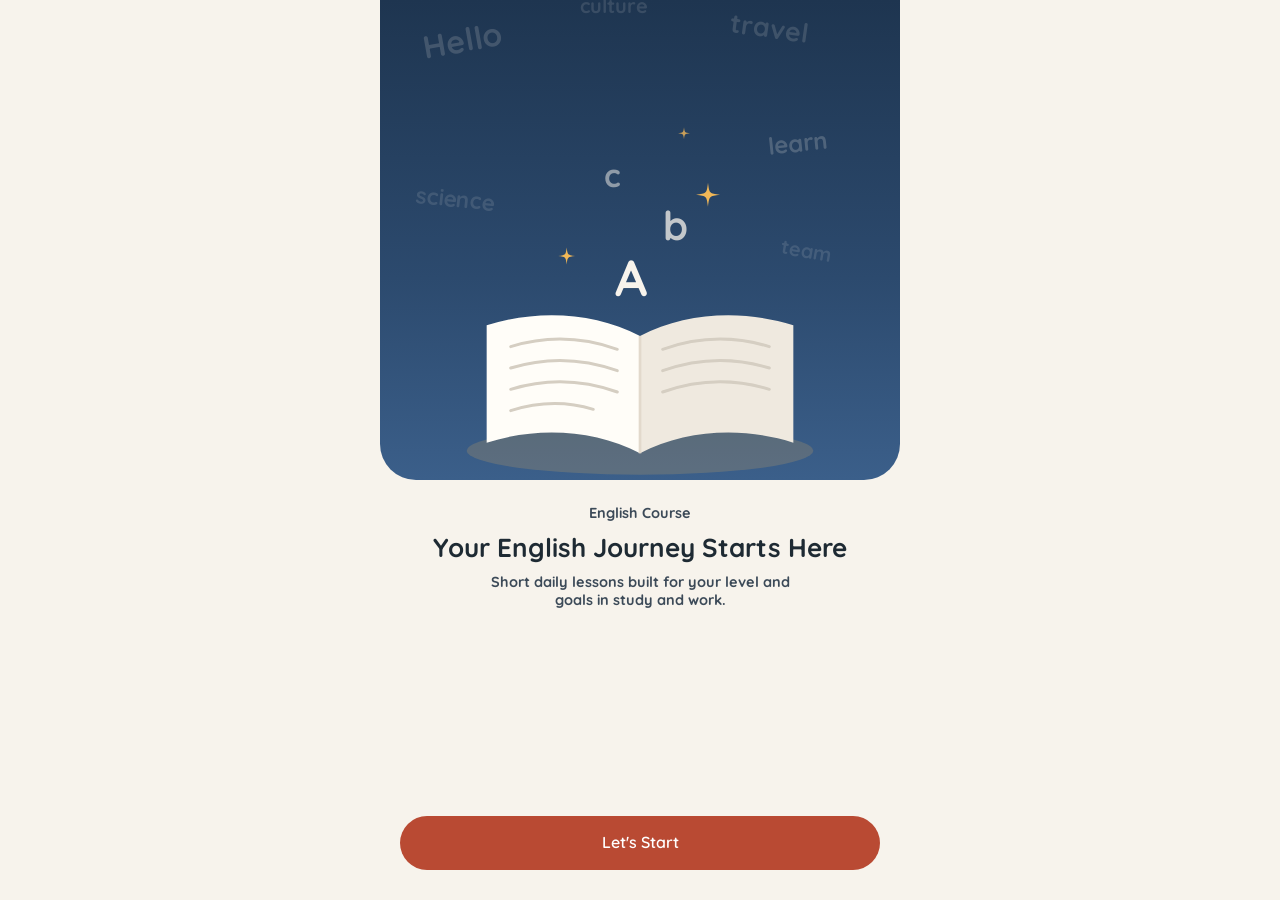
<file: index.html>
<!doctype html>
<html lang="en" dir="ltr">
<head>
<meta charset="utf-8">
<meta name="viewport" content="width=device-width,initial-scale=1,viewport-fit=cover">
<meta name="color-scheme" content="light">
<meta name="apple-mobile-web-app-capable" content="yes">
<meta name="mobile-web-app-capable" content="yes">
<meta name="apple-mobile-web-app-status-bar-style" content="default">
<meta name="apple-mobile-web-app-title" content="English Passport">
<meta name="theme-color" content="#F7F3EC">
<title>English Passport · جواز الإنجليزية</title>
<link rel="apple-touch-icon" href="data:image/svg+xml,%3Csvg xmlns='http://www.w3.org/2000/svg' viewBox='0 0 180 180'%3E%3Crect width='180' height='180' rx='40' fill='%232C4A6E'/%3E%3Ccircle cx='90' cy='96' r='64' fill='%231E3550'/%3E%3Cpath d='M90 34 C 62 34, 50 64, 50 104 C 50 142, 65 162, 90 162 C 115 162, 130 142, 130 104 C 130 64, 118 34, 90 34 Z' fill='%232C4A6E'/%3E%3Cpath d='M90 66 C 74 66, 68 88, 68 112 C 68 138, 77 154, 90 154 C 103 154, 112 138, 112 112 C 112 88, 106 66, 90 66 Z' fill='%23F7F3EC'/%3E%3Ccircle cx='80' cy='54' r='4.8' fill='%23F7F3EC'/%3E%3Ccircle cx='81' cy='55' r='2.3' fill='%231E2A33'/%3E%3Ccircle cx='100' cy='54' r='4.8' fill='%23F7F3EC'/%3E%3Ccircle cx='99' cy='55' r='2.3' fill='%231E2A33'/%3E%3Cpath d='M83 63 L97 63 L90 73 Z' fill='%23F2B857'/%3E%3C/svg%3E">
<link rel="preconnect" href="https://fonts.googleapis.com">
<link rel="preconnect" href="https://fonts.gstatic.com" crossorigin>
<link rel="stylesheet" href="https://fonts.googleapis.com/css2?family=Quicksand:wght@500;600;700&family=Readex+Pro:wght@300;400;500;600;700&display=swap" media="print" onload="this.media='all'">
<link rel="stylesheet" href="app.css?v=c1840f35">
</head>
<body>
<div class="app" id="app" dir="ltr" lang="en">
  <main id="screen"></main>
  <nav class="nav" id="nav" aria-label="Main Navigation · التنقل الرئيسي" hidden></nav>
</div>
<div class="dict" id="dict" hidden>
  <div class="dict-t"><span class="d-en" id="dEn"></span><span class="d-ar" id="dAr"></span><span class="d-tag" id="dTag"></span></div>
  <a class="ox-link" id="dOx" target="_blank" rel="noopener noreferrer" href="https://www.oxfordlearnersdictionaries.com/">Oxford ↗</a>
  <button class="ib say" type="button" id="dSay" aria-label="Human Pronunciation · نطق بشري"></button>
  <button class="ib" type="button" id="dClose" aria-label="Close · إغلاق"></button>
</div>
<div class="toast" id="toast" role="status" aria-live="polite" hidden></div>
<div class="sheet-wrap" id="sheet" hidden>
  <div class="sheet-bg" id="sheetBg"></div>
  <div class="sheet gut" id="sheetBox" role="dialog" aria-modal="true" aria-labelledby="sheetTitle"></div>
</div>

<!-- ترتيب الملفات مهم: بيانات الكورس، ثم الدروس بترتيبها، ثم المحرك. -->
<script src="content.js?v=d479b1ef"></script>
<!-- lessons:start -->
<script src="lessons/u0/l1.js?v=c94a5bcd"></script>
<script src="lessons/u0/l2.js?v=6f92f3a1"></script>
<script src="lessons/u0/l3.js?v=fa74c247"></script>
<script src="lessons/u0/l4.js?v=7baece25"></script>
<script src="lessons/u0/l5.js?v=faebc7eb"></script>
<script src="lessons/u1/l1.js?v=8a9204bc"></script>
<script src="lessons/u1/l2.js?v=66806b44"></script>
<script src="lessons/u1/l3.js?v=9da3effd"></script>
<script src="lessons/u1/l4.js?v=cac62077"></script>
<script src="lessons/u1/l5.js?v=a3b4a586"></script>
<script src="lessons/u2/l1.js?v=25094501"></script>
<script src="lessons/u2/l2.js?v=974a83a6"></script>
<script src="lessons/u2/l3.js?v=64175a0e"></script>
<script src="lessons/u2/l4.js?v=dd84528c"></script>
<script src="lessons/u2/l5.js?v=842a9bc4"></script>
<script src="lessons/u3/l1.js?v=95623760"></script>
<script src="lessons/u3/l2.js?v=876cf3a4"></script>
<script src="lessons/u3/l3.js?v=2d8815bf"></script>
<script src="lessons/u3/l4.js?v=6508582a"></script>
<script src="lessons/u3/l5.js?v=575e7ef2"></script>
<script src="lessons/u103/l1.js?v=9354bfaa"></script>
<script src="lessons/u103/l2.js?v=ce8e1c8d"></script>
<script src="lessons/u103/l3.js?v=67020d00"></script>
<script src="lessons/u103/l4.js?v=107e0fa2"></script>
<script src="lessons/u103/l5.js?v=0c8aa30b"></script>
<!-- lessons:end -->
<script src="app.js?v=1cab32a7"></script>
</body>
</html>
</file>
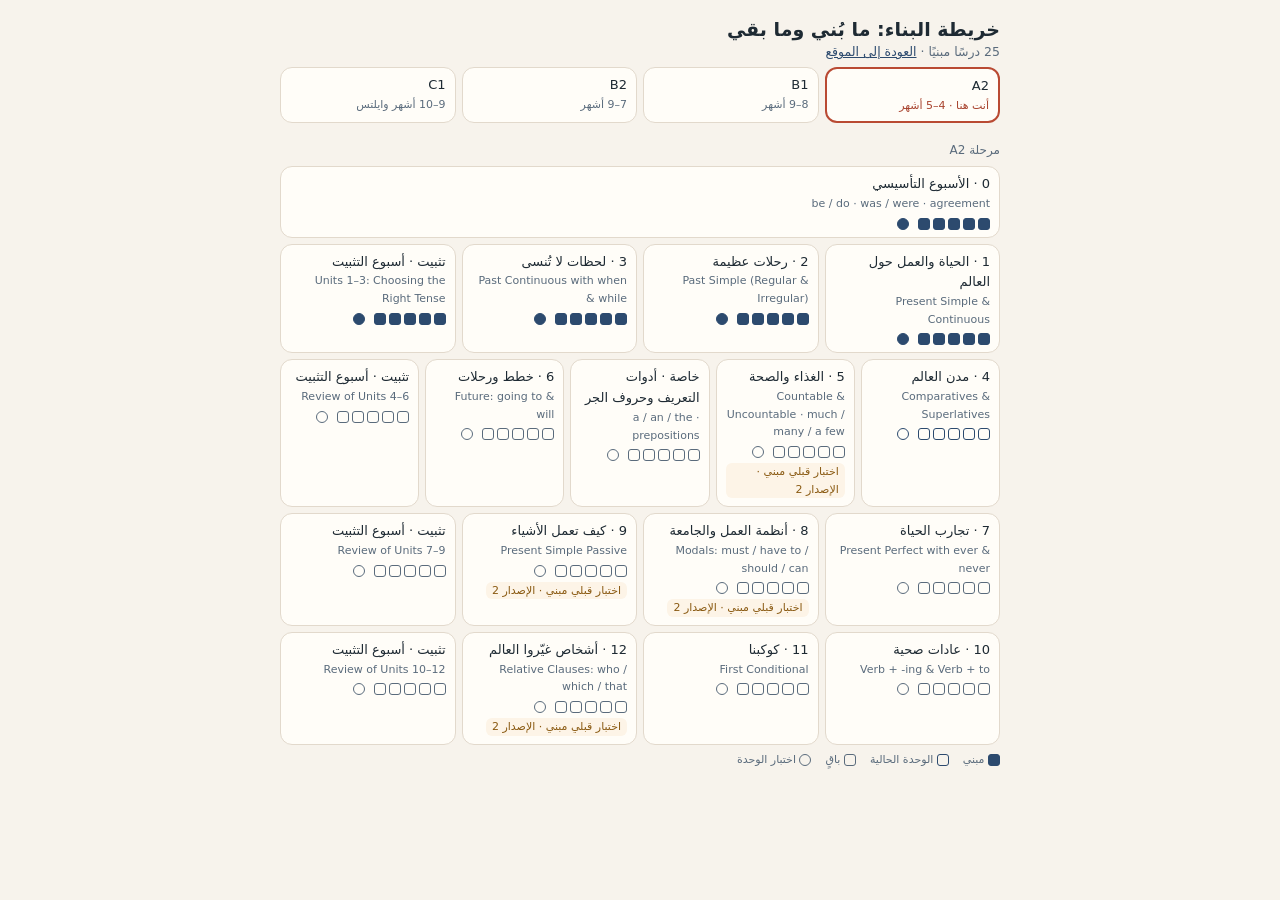
<file: map.html>
<!doctype html>
<html lang="ar" dir="rtl">
<head>
<meta charset="utf-8">
<meta name="viewport" content="width=device-width,initial-scale=1">
<meta name="robots" content="noindex">
<title>خريطة البناء · جواز الإنجليزية</title>
<style>:root{--text-primary:#1E2A33;--text-secondary:#5A6B7C;--border:#E2D9CC;--border-strong:#5A6B7C;--surface-2:#FFFDF8;--fill-accent:#2C4A6E;--border-accent:#B94A33;--text-accent:#A8432E;--bg-warning:#FDF4E7;--text-warning:#8A5A12}body{margin:0;background:#F7F3EC;font-family:"Readex Pro",system-ui,-apple-system,sans-serif}.wrap{max-width:720px;margin:0 auto;padding:18px 16px 40px}h1{font-size:19px;color:#1E2A33;margin:0 0 4px;direction:rtl}.sub{font-size:12.5px;color:#5A6B7C;margin:0;direction:rtl}.sr-only{position:absolute;width:1px;height:1px;overflow:hidden;clip:rect(0 0 0 0)}a{color:#2C4A6E}</style>
</head>
<body>
<div class="wrap">
<h1>خريطة البناء: ما بُني وما بقي</h1>
<p class="sub">25 درسًا مبنيًا · <a href="./">العودة إلى الموقع</a></p>
<h2 class="sr-only">خريطة كورس الإنجليزية: ما بُني وما بقي</h2>
<style>
.m{direction:rtl;font-size:13px;line-height:1.6;color:var(--text-primary);padding:.5rem 0}.m b{font-weight:500}
.lb{font-size:12px;color:var(--text-secondary);margin:1.1rem 0 6px}
.row{display:flex;flex-wrap:wrap;gap:6px;margin-bottom:6px}
.c{box-sizing:border-box;flex:1 1 104px;min-width:104px;border:.5px solid var(--border);border-radius:12px;padding:7px 9px;background:var(--surface-2)}.c.s{flex-basis:70px;min-width:70px}
.c small{display:block;font-size:11px;color:var(--text-secondary)}
.k{display:inline-block;width:12px;height:12px;border-radius:3px;border:1px solid var(--border-strong);box-sizing:border-box;vertical-align:middle}
.b{background:var(--fill-accent);border-color:var(--fill-accent)}.x{border:1.5px solid var(--fill-accent)}.o{border-radius:50%}
.th{flex:0 0 auto;display:flex;align-items:center;border:.5px dashed var(--border-strong);border-radius:12px;padding:0 8px;font-size:11px;color:var(--text-secondary)}
.chip{display:inline-block;margin-top:5px;font-size:11px;padding:0 6px;border-radius:6px;background:var(--bg-warning);color:var(--text-warning)}
</style>
<div class="m">
<div class="row">
<div class="c s" style="border:2px solid var(--border-accent)"><b>A2</b><small style="color:var(--text-accent)">أنت هنا · 4–5 أشهر</small></div>
<div class="c s"><b>B1</b><small>8–9 أشهر</small></div>
<div class="c s"><b>B2</b><small>7–9 أشهر</small></div>
<div class="c s"><b>C1</b><small>9–10 أشهر وايلتس</small></div>
</div>
<div class="lb">مرحلة A2</div>
<div id="g">
<div class="row"><div class="c"><b>0</b> · الأسبوع التأسيسي<small dir="ltr" style="text-align:right">be / do · was / were · agreement</small><div style="display:flex;gap:3px;margin-top:5px"><span class="k b"></span><span class="k b"></span><span class="k b"></span><span class="k b"></span><span class="k b"></span><span style="width:3px"></span><span class="k b o"></span></div></div></div>
<div class="row"><div class="c"><b>1</b> · الحياة والعمل حول العالم<small dir="ltr" style="text-align:right">Present Simple &amp; Continuous</small><div style="display:flex;gap:3px;margin-top:5px"><span class="k b"></span><span class="k b"></span><span class="k b"></span><span class="k b"></span><span class="k b"></span><span style="width:3px"></span><span class="k b o"></span></div></div><div class="c"><b>2</b> · رحلات عظيمة<small dir="ltr" style="text-align:right">Past Simple (Regular &amp; Irregular)</small><div style="display:flex;gap:3px;margin-top:5px"><span class="k b"></span><span class="k b"></span><span class="k b"></span><span class="k b"></span><span class="k b"></span><span style="width:3px"></span><span class="k b o"></span></div></div><div class="c"><b>3</b> · لحظات لا تُنسى<small dir="ltr" style="text-align:right">Past Continuous with when &amp; while</small><div style="display:flex;gap:3px;margin-top:5px"><span class="k b"></span><span class="k b"></span><span class="k b"></span><span class="k b"></span><span class="k b"></span><span style="width:3px"></span><span class="k b o"></span></div></div><div class="c"><b>تثبيت</b> · أسبوع التثبيت<small dir="ltr" style="text-align:right">Units 1–3: Choosing the Right Tense</small><div style="display:flex;gap:3px;margin-top:5px"><span class="k b"></span><span class="k b"></span><span class="k b"></span><span class="k b"></span><span class="k b"></span><span style="width:3px"></span><span class="k b o"></span></div></div></div>
<div class="row"><div class="c"><b>4</b> · مدن العالم<small dir="ltr" style="text-align:right">Comparatives &amp; Superlatives</small><div style="display:flex;gap:3px;margin-top:5px"><span class="k x"></span><span class="k x"></span><span class="k x"></span><span class="k x"></span><span class="k x"></span><span style="width:3px"></span><span class="k x o"></span></div></div><div class="c"><b>5</b> · الغذاء والصحة<small dir="ltr" style="text-align:right">Countable &amp; Uncountable · much / many / a few</small><div style="display:flex;gap:3px;margin-top:5px"><span class="k"></span><span class="k"></span><span class="k"></span><span class="k"></span><span class="k"></span><span style="width:3px"></span><span class="k o"></span></div><span class="chip">اختبار قبلي مبني · الإصدار 2</span></div><div class="c"><b>خاصة</b> · أدوات التعريف وحروف الجر<small dir="ltr" style="text-align:right">a / an / the · prepositions</small><div style="display:flex;gap:3px;margin-top:5px"><span class="k"></span><span class="k"></span><span class="k"></span><span class="k"></span><span class="k"></span><span style="width:3px"></span><span class="k o"></span></div></div><div class="c"><b>6</b> · خطط ورحلات<small dir="ltr" style="text-align:right">Future: going to &amp; will</small><div style="display:flex;gap:3px;margin-top:5px"><span class="k"></span><span class="k"></span><span class="k"></span><span class="k"></span><span class="k"></span><span style="width:3px"></span><span class="k o"></span></div></div><div class="c"><b>تثبيت</b> · أسبوع التثبيت<small dir="ltr" style="text-align:right">Review of Units 4–6</small><div style="display:flex;gap:3px;margin-top:5px"><span class="k"></span><span class="k"></span><span class="k"></span><span class="k"></span><span class="k"></span><span style="width:3px"></span><span class="k o"></span></div></div></div>
<div class="row"><div class="c"><b>7</b> · تجارب الحياة<small dir="ltr" style="text-align:right">Present Perfect with ever &amp; never</small><div style="display:flex;gap:3px;margin-top:5px"><span class="k"></span><span class="k"></span><span class="k"></span><span class="k"></span><span class="k"></span><span style="width:3px"></span><span class="k o"></span></div></div><div class="c"><b>8</b> · أنظمة العمل والجامعة<small dir="ltr" style="text-align:right">Modals: must / have to / should / can</small><div style="display:flex;gap:3px;margin-top:5px"><span class="k"></span><span class="k"></span><span class="k"></span><span class="k"></span><span class="k"></span><span style="width:3px"></span><span class="k o"></span></div><span class="chip">اختبار قبلي مبني · الإصدار 2</span></div><div class="c"><b>9</b> · كيف تعمل الأشياء<small dir="ltr" style="text-align:right">Present Simple Passive</small><div style="display:flex;gap:3px;margin-top:5px"><span class="k"></span><span class="k"></span><span class="k"></span><span class="k"></span><span class="k"></span><span style="width:3px"></span><span class="k o"></span></div><span class="chip">اختبار قبلي مبني · الإصدار 2</span></div><div class="c"><b>تثبيت</b> · أسبوع التثبيت<small dir="ltr" style="text-align:right">Review of Units 7–9</small><div style="display:flex;gap:3px;margin-top:5px"><span class="k"></span><span class="k"></span><span class="k"></span><span class="k"></span><span class="k"></span><span style="width:3px"></span><span class="k o"></span></div></div></div>
<div class="row"><div class="c"><b>10</b> · عادات صحية<small dir="ltr" style="text-align:right">Verb + -ing &amp; Verb + to</small><div style="display:flex;gap:3px;margin-top:5px"><span class="k"></span><span class="k"></span><span class="k"></span><span class="k"></span><span class="k"></span><span style="width:3px"></span><span class="k o"></span></div></div><div class="c"><b>11</b> · كوكبنا<small dir="ltr" style="text-align:right">First Conditional</small><div style="display:flex;gap:3px;margin-top:5px"><span class="k"></span><span class="k"></span><span class="k"></span><span class="k"></span><span class="k"></span><span style="width:3px"></span><span class="k o"></span></div></div><div class="c"><b>12</b> · أشخاص غيّروا العالم<small dir="ltr" style="text-align:right">Relative Clauses: who / which / that</small><div style="display:flex;gap:3px;margin-top:5px"><span class="k"></span><span class="k"></span><span class="k"></span><span class="k"></span><span class="k"></span><span style="width:3px"></span><span class="k o"></span></div><span class="chip">اختبار قبلي مبني · الإصدار 2</span></div><div class="c"><b>تثبيت</b> · أسبوع التثبيت<small dir="ltr" style="text-align:right">Review of Units 10–12</small><div style="display:flex;gap:3px;margin-top:5px"><span class="k"></span><span class="k"></span><span class="k"></span><span class="k"></span><span class="k"></span><span style="width:3px"></span><span class="k o"></span></div></div></div>
</div>
<div style="display:flex;flex-wrap:wrap;gap:4px 14px;font-size:11px;color:var(--text-secondary)"><span><span class="k b"></span> مبني</span><span><span class="k x"></span> الوحدة الحالية</span><span><span class="k"></span> باقٍ</span><span><span class="k o"></span> اختبار الوحدة</span></div>
</div>
</div>
</body>
</html>
</file>
<file: app.css>
/* أنماط موقع English Passport. القاعدة الأولى من غلاف الصفحة القديم، والباقي من القالب. */
:root{color-scheme:light;box-sizing:border-box;padding-top:env(safe-area-inset-top,0px);padding-bottom:env(safe-area-inset-bottom,0px)}html{scroll-padding-top:env(safe-area-inset-top,0px);background:#F7F3EC;color:#1E2A33}body{margin:0;padding:0;font:14px -apple-system,BlinkMacSystemFont,sans-serif;background:#F7F3EC;color:#1E2A33}img{max-width:100%}[hidden]:not([hidden=until-found i]){display:none!important}
/* Approved Color System (19 Oct 2026): Warm paper ground (#F7F3EC), card surface (#FFFDF8), navy (#2C4A6E) with deep sub-cards (#1E3550), terracotta (#B94A33) for primary actions & active step, gold (#F2B857) for highlights on navy. Single light look even if device is in dark mode. */
:root{
  color-scheme:light only;
  --bg:#F7F3EC; --surface:#FFFDF8; --white:#FFFFFF;
  --ink:#1E2A33; --ink-2:#3C4A58; --muted:#5A6B7C;
  --dark:#2C4A6E; --dark-2:#2C4A6E; --dark-deep:#1E3550; --dark-sub:#1E3550;
  --accent:#B94A33; --accent-soft:#F9EBE7; --accent-ink:#A8432E;
  --gray:#D5CEC2; --gray-2:#E2D9CC; --gray-3:#EFE9DF; --track:#E2D9CC;
  --line:#E2D9CC; --line-dark:#5A6B7C;
  --honey:#F2B857; --honey-soft:#FDF4E7; --honey-ink:#A8432E;
  --warn-bg:#FDF4E7; --warn-line:#E9A949;
  --ok:#2A7454; --ok-soft:#E9F5EF; --ok-ink:#2A7454; --ok-line:#C5E4D5; --ok-on-dark:#8FE0B5;
  --bad:#B94A33; --bad-soft:#F9EBE7; --bad-ink:#A8432E; --bad-line:#ECCBC4; --bad-on-dark:#FF9C8F;
  --on-dark-2:rgba(255,255,255,.8);
  --simple-bg:#E8EEF5;
  --scrim:rgba(30,42,51,.5);
  --shadow:0 18px 30px -18px rgba(44,74,110,.55);
  --f-ar:"Readex Pro","Noto Sans Arabic","Segoe UI",Tahoma,system-ui,sans-serif;
  --f-en:"Quicksand","Readex Pro","Segoe UI",system-ui,sans-serif;
  --f-read:"Readex Pro","Segoe UI",system-ui,sans-serif;
}
*,*::before,*::after{box-sizing:border-box}
[hidden]{display:none!important}
html{-webkit-text-size-adjust:100%;color-scheme:light only;background:var(--bg);color:var(--ink)}
body{margin:0;background:var(--bg);color:var(--ink);font-family:var(--f-ar);font-size:16px;line-height:1.6}
h1,h2,h3,h4,p{margin:0}
h1,h2,h3{text-wrap:balance}
button{font:inherit;color:inherit}
:focus-visible{outline:3px solid var(--honey);outline-offset:2px}
.app{max-width:520px;margin:0 auto;min-height:100vh;min-height:100dvh;position:relative}
.gut{padding-left:max(20px,env(safe-area-inset-left,0px));padding-right:max(20px,env(safe-area-inset-right,0px))}
.scr{padding-block:20px 130px;display:flex;flex-direction:column;gap:18px}
.muted{color:var(--muted)}
.sm{font-size:13px}
.en{font-family:var(--f-en)}
.ico{display:inline-flex;flex:none}
.ico svg{width:100%;height:100%}

/* bilingual UI helpers: English first, small Arabic underneath */
.bi{display:flex;flex-direction:column;align-items:flex-start;gap:1px;line-height:1.25;min-width:0;text-align:start}
.bi-en{font-family:var(--f-en);font-weight:700;direction:ltr;unicode-bidi:isolate;text-align:start}
.bi-h{display:flex;flex-direction:column;align-items:flex-start;gap:2px;line-height:1.25;text-align:start}
.bi-h>.en{font-family:var(--f-en);font-weight:700;direction:ltr;unicode-bidi:isolate}
.bi-h>small{font-family:var(--f-ar);font-size:.62em;font-weight:500;color:var(--muted);line-height:1.35}
.wel-txt .bi,.wel-txt .bi-h,.fin .bi-h,.empty .bi-h,.result>.res-msg .bi,.result>.res-sub .bi{align-items:center;text-align:center}
.result>.res-msg .bi-en, .result>.res-sub .bi-en {text-align:center}
.wel-txt .bi-en {text-align:center}

/* Arabic explanation toggle ("اعرض بالعربي") */
.ar-wrap{display:flex;flex-direction:column;gap:8px;align-items:flex-start}
.ar-btn{display:inline-flex;align-items:center;gap:6px;min-height:34px;padding:4px 12px;border-radius:999px;border:1px solid var(--line-dark);background:var(--surface);color:var(--dark);font-family:var(--f-ar);font-size:12.5px;font-weight:600;cursor:pointer;transition:background .15s}
.ar-btn:hover,.ar-btn.on{background:var(--simple-bg);border-color:var(--dark)}
.ar-box{width:100%;padding:12px 14px;border-radius:14px;background:var(--gray-3);border:1px solid var(--line);color:var(--ink-2);font-family:var(--f-ar);font-size:14px;line-height:1.75;display:flex;flex-direction:column;gap:6px;text-align:start;direction:rtl}
.fc-back .ar-btn{background:var(--dark-sub);border-color:rgba(255,255,255,.35);color:#fff}
.fc-back .ar-box{background:var(--dark-sub);border-color:rgba(255,255,255,.16);color:#fff}

/* buttons */
.btn{display:flex;align-items:center;justify-content:center;gap:10px;min-height:54px;padding:4px 22px;border-radius:999px;border:0;background:var(--accent);color:#fff;font-size:16px;font-weight:600;cursor:pointer;text-align:center;transition:transform .12s,background .15s,color .15s}
.btn:active{transform:translateY(1px)}
.btn[disabled]{background:#D5CEC2;color:#5A6B7C;opacity:1;cursor:not-allowed}
.btn.out{background:transparent;color:var(--ink);box-shadow:inset 0 0 0 1.5px var(--line-dark)}
.btn.out[disabled]{background:transparent;color:var(--muted);box-shadow:inset 0 0 0 1.5px var(--line);opacity:.6}
.btn.light{background:#fff;color:var(--dark)}
.btn.sm{min-height:42px;padding:3px 16px;font-size:14px}
.btn .ico{width:18px;height:18px}
.ib{width:46px;height:46px;flex:none;border:0;padding:0;border-radius:50%;display:grid;place-items:center;cursor:pointer;position:relative;background:var(--dark);color:#fff}
.ib .ico{width:20px;height:20px}
.ib.light{background:#fff;color:var(--dark)}
.ib.sm{width:40px;height:40px}
.ib.sm .ico{width:18px;height:18px}
.link{border:0;background:none;padding:6px 2px;font-size:13px;color:var(--muted);cursor:pointer;min-height:36px}
.say{display:grid}
.ox-link{display:inline-flex;align-items:center;gap:4px;min-height:32px;padding:3px 10px;border-radius:999px;border:1px solid var(--line-dark);background:var(--surface);color:var(--dark);font-family:var(--f-en);font-size:12px;font-weight:700;text-decoration:none;direction:ltr;white-space:nowrap;transition:background .15s}
.ox-link:hover{background:var(--simple-bg)}
.fc-back .ox-link,.dict .ox-link,.qcard .ox-link{background:var(--dark-sub);border-color:rgba(255,255,255,.35);color:var(--honey)}
.audio-row{display:flex;align-items:center;flex-wrap:wrap;gap:8px;margin-top:4px}
.repeat-pill{display:inline-flex;align-items:center;gap:5px;padding:3px 10px;border-radius:999px;background:var(--simple-bg);color:var(--dark);font-size:12px;font-weight:600}
.fc-back .repeat-pill{background:var(--dark-sub);color:var(--on-dark-2)}
.legal-badge{display:inline-flex;align-items:center;gap:5px;padding:3px 10px;border-radius:999px;background:var(--warn-bg);border:1px solid var(--warn-line);color:var(--accent-ink);font-size:12px;font-weight:700}
.rtimer{display:flex;align-items:center;justify-content:space-between;gap:10px;padding:10px 14px;border-radius:16px;background:var(--simple-bg);color:var(--dark);font-size:13px;font-weight:600}
.rtimer-t{font-family:var(--f-en);font-size:16px;font-weight:700;font-variant-numeric:tabular-nums;direction:ltr}
.mail-plain .w{border-bottom:0;cursor:default;font-weight:inherit}
.err-analysis{width:100%;display:flex;flex-direction:column;gap:10px;text-align:start;margin-top:8px}
.err-cat{padding:14px;border-radius:16px;background:var(--surface);border:1px solid var(--line);display:flex;flex-direction:column;gap:6px}
.err-cat-h{display:flex;align-items:center;justify-content:space-between;gap:8px}
.err-cat-h b{font-size:14.5px;color:var(--accent-ink)}
.err-cat-why{font-size:13px;color:var(--ink-2);background:var(--warn-bg);border:1px solid var(--warn-line);padding:8px 10px;border-radius:10px}
.fbk-sec{padding:12px;border-radius:14px;background:var(--bg);border:1px solid var(--line);display:flex;flex-direction:column;gap:8px}
.fbk-sec.spell{background:var(--warn-bg);border-color:var(--warn-line)}
.cred-list{list-style:none;margin:0;padding:0;display:flex;flex-direction:column;gap:8px}
.cred-it{padding:10px 12px;border-radius:12px;background:var(--surface);border:1px solid var(--line);display:flex;flex-direction:column;gap:3px;font-size:13px}
.cred-it a{color:var(--dark);font-family:var(--f-en);font-weight:700;direction:ltr;text-align:start;text-decoration:none}

/* welcome */
.wel{min-height:100vh;min-height:100dvh;display:flex;flex-direction:column}
.wel-art{height:56vh;min-height:320px;max-height:480px;border-radius:0 0 36px 36px;overflow:hidden;background:linear-gradient(180deg,#1E3550 0%,var(--dark) 58%,#3B5F8A 100%)}
.wel-art svg{display:block;width:100%;height:100%}
.wel-txt{padding-top:24px;display:flex;flex-direction:column;align-items:center;gap:8px;text-align:center}
.wel-lbl{font-size:13.5px;font-weight:600;color:var(--muted)}
.wel-txt h1{font-size:26px;font-weight:700;line-height:1.35}
.wel-txt p{color:var(--ink-2);line-height:1.65;max-width:34ch;font-size:14.5px}
.wel-cta{margin-top:auto;padding-top:24px;padding-bottom:calc(30px + env(safe-area-inset-bottom,0px))}
.wel-cta .btn{width:100%}

/* header */
.hd{display:flex;align-items:center;justify-content:space-between;gap:12px}
.who{display:flex;align-items:center;gap:12px;min-width:0}
.h1{font-size:22px;font-weight:700;line-height:1.3}
.pg-h{display:flex;flex-direction:column;gap:4px}
.pg-h p{font-size:13.5px}
.sec-h{display:flex;align-items:baseline;justify-content:space-between;gap:8px}
.sec-h h2{font-size:18px;font-weight:700}

/* journey */
.journey{position:relative;height:278px;flex:none;border-radius:24px;overflow:hidden;background:linear-gradient(180deg,#1E3550 0%,var(--dark) 56%,#466A94 100%);color:#fff}
.ticket{position:relative;height:40px;padding:0 14px;border-radius:999px;background:var(--surface);color:var(--ink);display:grid;grid-template-columns:1fr 1fr;align-items:center}

/* lesson cards */
.chip-now{padding:2px 8px;border-radius:999px;background:var(--accent-soft);color:var(--accent-ink);font-size:11.5px;font-weight:600}
.chip-done{padding:2px 8px;border-radius:999px;background:var(--ok-soft);color:var(--ok-ink);font-size:11.5px;font-weight:600}

/* nav */
.nav{position:fixed;z-index:30;left:50%;transform:translateX(-50%);bottom:calc(16px + env(safe-area-inset-bottom,0px));width:min(calc(100% - 40px - env(safe-area-inset-left,0px) - env(safe-area-inset-right,0px)),480px);height:66px;padding:8px;border-radius:999px;background:var(--dark);display:flex;align-items:center;justify-content:space-between;gap:4px;box-shadow:var(--shadow)}
.nav-it{position:relative;height:50px;min-width:50px;padding:0;border:0;border-radius:999px;background:none;color:#fff;display:flex;align-items:center;justify-content:center;gap:8px;cursor:pointer;font-size:13px;font-weight:600}
.nav-it .ico{width:21px;height:21px}
.nav-it .lbl{display:none;flex-direction:column;align-items:flex-start;line-height:1.1}
.nav-it .lbl .en{font-size:13px;font-weight:700}
.nav-it .lbl small{font-size:10.5px;font-weight:500;opacity:.85}
.nav-it.on{background:var(--bg);color:var(--dark);padding:0 16px}
.nav-it.on .ico{width:20px;height:20px}
.nav-it.on .lbl{display:flex}
.nav-dot{position:absolute;top:6px;right:18px;width:9px;height:9px;border-radius:50%;background:var(--honey)}

/* lessons tab */
.stages{display:grid;grid-template-columns:repeat(3,minmax(0,1fr));gap:8px;padding:14px 10px;border-radius:20px;border:1px solid var(--line);background:var(--surface)}
.stage{display:flex;flex-direction:column;align-items:center;gap:5px;text-align:center;min-width:0}
.stage b{height:36px;min-width:62px;padding:0 14px;border-radius:999px;display:grid;place-items:center;font-family:var(--f-en);font-size:15px;font-weight:700;box-shadow:inset 0 0 0 1.5px var(--line);color:var(--muted)}
.stage.on b{background:var(--dark);color:#fff;box-shadow:none}
.stage span{font-size:11.5px;color:var(--muted);line-height:1.35}
.stage.on span{color:var(--ink);font-weight:600}
.units{display:flex;flex-direction:column;gap:12px}
.unit{display:flex;align-items:center;gap:12px;padding:14px;border-radius:16px;border:1px solid var(--line);background:var(--surface)}
.u-n{width:42px;height:42px;flex:none;border-radius:50%;display:grid;place-items:center;background:var(--gray-3);color:var(--ink-2);font-family:var(--f-en);font-weight:700}

/* words tab */
.wlist{display:flex;flex-direction:column;gap:10px}
.wrow{border-radius:16px;border:1px solid var(--line);background:var(--surface)}
.wrow summary{list-style:none;display:flex;align-items:center;gap:12px;padding:12px 14px;cursor:pointer;min-height:58px}
.wrow summary::-webkit-details-marker{display:none}
.w-st{width:10px;height:10px;flex:none;border-radius:50%;background:var(--gray)}
.w-st.k{background:var(--ok)} .w-st.r{background:var(--honey)}
.w-en{flex:1;min-width:0;display:flex;flex-direction:column;line-height:1.3}
.w-en b{font-family:var(--f-en);font-size:18px;font-weight:700;direction:ltr;text-align:start;color:var(--ink)}
.w-en span{font-size:12.5px;color:var(--muted)}
.w-more{padding:0 14px 14px;display:flex;flex-direction:column;gap:8px;font-size:14px;color:var(--ink-2)}
.w-ex{font-family:var(--f-en);font-weight:600;direction:ltr;text-align:start;font-size:15.5px;color:var(--ink)}
.w-tip-en{font-family:var(--f-en);font-size:13.5px;color:var(--ink-2);direction:ltr;text-align:start;line-height:1.55}

/* review tab */
.rv-hero{display:flex;align-items:center;justify-content:space-between;gap:14px;padding:18px;border-radius:24px;background:var(--dark);color:#fff}
.rv-n{display:block;font-family:var(--f-en);font-size:40px;font-weight:700;line-height:1;color:var(--honey)}
.rv-l{display:block;font-size:12.5px;color:var(--on-dark-2);margin-top:4px}
.rv-list{display:flex;flex-direction:column;gap:10px}
.rv-row{display:flex;align-items:center;gap:12px;padding:12px 14px;border-radius:16px;border:1px solid var(--line);background:var(--surface)}
.rv-q{flex:1;min-width:0;display:flex;flex-direction:column;gap:2px}
.rv-q span{font-size:12px;color:var(--muted)}
.rv-q p{font-family:var(--f-en);font-weight:600;font-size:15px;direction:ltr;text-align:start;overflow:hidden;text-overflow:ellipsis;white-space:nowrap}
.streak{display:flex;gap:5px;flex:none}
.streak i{width:11px;height:11px;border-radius:50%;box-shadow:inset 0 0 0 1.5px var(--ok)}
.streak i.on{background:var(--ok)}
.empty{display:flex;flex-direction:column;align-items:center;gap:10px;text-align:center;padding:30px 16px;border-radius:24px;border:1.5px dashed var(--line);background:var(--surface)}
.empty h2{font-size:19px;font-weight:700}
.empty p{color:var(--muted);max-width:32ch;font-size:14px}

/* lesson detail */
.parts{position:relative}
.parts-line,.parts-fill{position:absolute;top:21px;height:2px;border-radius:1px}
.parts-line{left:8%;right:8%;background:var(--line)}
.parts-fill{right:8%;background:var(--dark)}
.parts ol{position:relative;list-style:none;margin:0;padding:0;display:grid;grid-template-columns:repeat(6,minmax(0,1fr));gap:2px}
.aa{font-family:var(--f-en);font-weight:700;font-size:16px;direction:ltr}
.info{display:flex;align-items:center;gap:10px;padding:12px 14px;border-radius:14px;border:1px solid var(--line);background:var(--surface)}
.info .ib{width:34px;height:34px;cursor:default}
.info .ib .ico{width:17px;height:17px}

/* player */
.pl{min-height:100vh;min-height:100dvh;display:flex;flex-direction:column}
.pl-top{position:sticky;top:env(safe-area-inset-top,0px);z-index:10;background:var(--bg);display:flex;align-items:center;gap:14px;padding-top:16px;padding-bottom:10px}
.pbar{flex:1;height:6px;border-radius:3px;background:var(--track);overflow:hidden}
.pbar span{display:block;height:100%;border-radius:3px;background:var(--dark);transition:width .35s ease}
.pcount{flex:none;font-size:13px;font-weight:600;color:var(--muted);direction:ltr;font-variant-numeric:tabular-nums}
.pl-body{flex:1;padding-top:10px;padding-bottom:24px;display:flex;flex-direction:column;gap:16px}
.pl-foot{position:sticky;bottom:0;z-index:10;padding-top:14px;padding-bottom:calc(18px + env(safe-area-inset-bottom,0px));background:linear-gradient(to top,var(--bg) 72%,rgba(247,243,236,0));display:flex;align-items:center;gap:10px}
.pl-foot .btn{flex:1}
.pl-foot .ib.back{background:transparent;color:var(--ink);box-shadow:inset 0 0 0 1.5px var(--line-dark);width:54px;height:54px}
.st-lbl{display:flex;align-items:center;justify-content:space-between;gap:8px;font-size:14px;color:var(--muted)}
.st-lbl b{font-weight:600;color:var(--ink)}
.tag{padding:2px 10px;border-radius:999px;background:var(--simple-bg);font-size:12px;font-weight:600;color:var(--dark)}

/* intro + done */
.intro{display:flex;flex-direction:column;gap:14px;padding-top:12px}
.intro-ic{width:72px;height:72px;border-radius:50%;display:grid;place-items:center;background:var(--dark);color:#fff}
.intro-ic .ico{width:30px;height:30px}
.intro-ic .aa{font-size:26px}
.intro h1{font-size:26px;font-weight:700;line-height:1.3}
.intro .en-p{font-family:var(--f-en);font-size:16px;font-weight:600;color:var(--ink);direction:ltr;text-align:start;line-height:1.6}
.intro>p:not([class]){color:var(--ink-2);line-height:1.75;font-size:14px}
.intro ul{list-style:none;margin:0;padding:0;display:flex;flex-direction:column;gap:10px}
.intro li{display:flex;align-items:center;gap:12px;padding:12px 14px;border-radius:14px;border:1px solid var(--line);background:var(--surface);font-weight:500}
.intro li .ico{width:20px;height:20px;color:var(--dark)}
.fin{flex:1;display:flex;flex-direction:column;align-items:center;justify-content:center;text-align:center;gap:14px;padding-block:24px}
.done-ic{width:100px;height:100px;border-radius:50%;display:grid;place-items:center;background:var(--ok);color:#fff;box-shadow:0 0 0 10px var(--ok-soft)}
.done-ic .ico{width:44px;height:44px}
.fin h1{font-size:24px;font-weight:700;line-height:1.35}
.fin p{color:var(--ink-2);max-width:34ch;line-height:1.65;font-size:14.5px}
.pop{animation:pop .5s cubic-bezier(.2,1.4,.4,1) both}
@keyframes pop{0%{transform:scale(.6);opacity:0}100%{transform:scale(1);opacity:1}}

/* question card */
.qcard{position:relative;padding:22px;border-radius:24px;background:var(--dark);color:#fff}
.qcard.top{padding-top:62px}
.q-tag{position:absolute;top:22px;left:22px;font-size:12px;color:var(--honey);font-weight:600}
.qcard .ib{position:absolute;top:14px;right:14px}
.q-en{font-family:var(--f-en);font-size:24px;font-weight:600;line-height:1.55;direction:ltr;text-align:start;overflow-wrap:anywhere}
.q-en.sm{font-size:21px}
.q-ar{font-size:18px;font-weight:600;line-height:1.65}
.q-en.struck{text-decoration:line-through;text-decoration-color:var(--bad-on-dark);text-decoration-thickness:2px}
.blank{display:inline-block;min-width:86px;padding:0 8px;border-bottom:2.5px solid rgba(255,255,255,.55);text-align:center;font-weight:700;line-height:1.3}
.blank.ok{border-color:var(--ok-on-dark);color:var(--ok-on-dark)}
.blank.bad{border-color:var(--bad-on-dark);color:var(--bad-on-dark)}
.opts{display:flex;flex-direction:column;gap:10px}
.opts.two{display:grid;grid-template-columns:repeat(2,minmax(0,1fr))}
.opt{min-height:56px;padding:8px 8px 8px 22px;border-radius:28px;border:0;box-shadow:inset 0 0 0 1.5px var(--line-dark);background:var(--surface);color:var(--ink);display:flex;align-items:center;justify-content:space-between;gap:12px;font-family:var(--f-en);font-size:19px;font-weight:700;line-height:1.35;cursor:pointer;direction:ltr;text-align:start;transition:background .15s,box-shadow .15s,opacity .2s}
.opt.long{font-size:16px;font-weight:600;border-radius:22px;padding-block:10px}
.opt.ar{font-family:var(--f-ar);direction:rtl;text-align:start;font-size:15.5px;font-weight:500;padding:8px 22px 8px 8px}
.opt.center{justify-content:center;padding:8px 14px;font-family:var(--f-ar);direction:rtl;font-size:15.5px;font-weight:600}
.o-dot{width:40px;height:40px;flex:none;border-radius:50%;display:grid;place-items:center;background:var(--gray-3);color:transparent}
.o-dot .ico{width:18px;height:18px}
.opt.center .o-dot{display:none}
.opt.picked{box-shadow:inset 0 0 0 2px var(--accent);background:var(--accent-soft);color:var(--accent-ink)}
.opt.ok{box-shadow:inset 0 0 0 1.5px var(--ok);background:var(--ok-soft);color:var(--ok-ink)}
.opt.ok .o-dot{background:var(--ok);color:#fff}
.opt.bad{box-shadow:inset 0 0 0 1.5px var(--bad);background:var(--bad-soft);color:var(--bad-ink)}
.opt.bad .o-dot{background:var(--bad);color:#fff}
.opt.dim{opacity:.5}
.opt[disabled]{cursor:default}
.fb{display:flex;align-items:flex-start;gap:12px;padding:14px 16px;border-radius:18px;background:var(--surface);border:1.5px solid var(--ok)}
.fb.bad{border-color:var(--bad);background:var(--bad-soft)}
.fb-ic{width:30px;height:30px;flex:none;border-radius:50%;display:grid;place-items:center;background:var(--ok);color:#fff}
.fb-ic .ico{width:15px;height:15px}
.fb.bad .fb-ic{background:var(--bad)}
.fb-t{display:flex;flex-direction:column;gap:5px;min-width:0;flex:1}
.fb-t b{font-size:15px;font-weight:700;color:var(--ok-ink)}
.fb.bad .fb-t b{color:var(--bad-ink)}
.fb-t p{font-size:14px;line-height:1.65;color:var(--ink-2)}
.fb-t .fb-en{font-family:var(--f-en);font-weight:600;color:var(--ink);direction:ltr;text-align:start;line-height:1.55}
.fb-t .fb-fix{font-weight:600;color:var(--ink)}
.fb-fix bdi{font-family:var(--f-en);font-weight:700}
.fb-ev{margin-top:4px;padding:8px 10px;border-radius:10px;background:var(--gray-3);display:flex;flex-direction:column;gap:2px;font-size:12.5px;color:var(--muted)}
.fb-ev q{font-family:var(--f-en);font-style:italic;font-weight:600;direction:ltr;text-align:start;color:var(--ink);font-size:14px;quotes:"\201C" "\201D"}
@keyframes shake{25%{transform:translateX(-4px)}75%{transform:translateX(4px)}}
.shake{animation:shake .35s}
.gap-in{font-family:var(--f-en);font-size:20px;font-weight:600;width:8.5em;max-width:100%;padding:2px 8px;border:0;border-bottom:2.5px solid var(--honey);background:var(--dark-sub);border-radius:8px 8px 0 0;color:#fff;text-align:center;vertical-align:baseline}
.gap-in:focus{outline:none;background:rgba(255,255,255,.2)}
.gap-in.ok{border-color:var(--ok-on-dark);color:var(--ok-on-dark)}
.gap-in.bad{border-color:var(--bad-on-dark);color:var(--bad-on-dark);text-decoration:line-through}
.verb{color:var(--on-dark-2);font-style:italic;font-size:.78em}
.b-line{min-height:52px;display:flex;flex-wrap:wrap;gap:8px;align-items:center;direction:ltr}
.b-ph{width:100%;text-align:center;direction:ltr;font-family:var(--f-en);font-size:13.5px;color:var(--on-dark-2)}
.b-line.ok .chip{background:var(--ok-on-dark);color:var(--ink)}
.b-line.bad .chip{background:var(--bad-on-dark);color:var(--ink)}
.chip{font-family:var(--f-en);font-size:17px;font-weight:700;min-height:46px;padding:6px 16px;border-radius:999px;border:0;box-shadow:inset 0 0 0 1.5px var(--line-dark);background:var(--surface);color:var(--ink);cursor:pointer}
.b-line .chip{background:var(--surface);box-shadow:none}
.chip[disabled]{cursor:default}
.b-pool{display:flex;flex-wrap:wrap;gap:8px;direction:ltr;min-height:48px}

/* flashcards */
.fc{display:grid;perspective:1200px;cursor:pointer;-webkit-tap-highlight-color:transparent;border-radius:24px}
.fc-face{grid-area:1/1;-webkit-backface-visibility:hidden;backface-visibility:hidden;transition:transform .55s cubic-bezier(.3,.7,.2,1);border-radius:24px;padding:24px 22px;min-height:360px;display:flex;flex-direction:column;justify-content:center;gap:10px}
.fc-front{position:relative;overflow:hidden;align-items:center;text-align:center;background:var(--surface);box-shadow:inset 0 0 0 1.5px var(--line-dark)}
.fc-arc{position:absolute;inset:0;width:100%;height:100%;pointer-events:none}
.fc-back{background:var(--dark);color:#fff;transform:rotateY(180deg)}
.fc.flip .fc-front{transform:rotateY(-180deg)}
.fc.flip .fc-back{transform:rotateY(0)}
.fc-pos{position:relative;font-family:var(--f-en);font-size:12px;font-weight:700;letter-spacing:.16em;text-transform:uppercase;color:var(--muted)}
.fc-word{position:relative;font-family:var(--f-en);font-size:44px;font-weight:700;line-height:1.1;direction:ltr;color:var(--ink)}
.fc-say{position:relative;font-size:14.5px;color:var(--muted)}
.fc-say b{color:var(--ink);font-weight:600}
.fc-hint{position:relative;font-size:12.5px;color:var(--muted);margin-top:6px}
.fc-front .ib{position:absolute;top:14px;right:14px}
.fc-ar{font-size:28px;font-weight:600;color:var(--honey);line-height:1.35}
.fc-exrow{display:flex;align-items:flex-start;gap:10px;direction:ltr}
.fc-ex{flex:1;min-width:0;font-family:var(--f-en);font-size:19px;font-weight:600;line-height:1.5;text-align:start}
.fc-exar{font-size:14.5px;color:var(--on-dark-2)}
.fc-tip{font-size:13.5px;line-height:1.7;background:var(--dark-sub);padding:10px 12px;border-radius:12px;display:flex;flex-direction:column;gap:6px}
.fc-tip-en{font-family:var(--f-en);direction:ltr;text-align:start;color:#fff;font-weight:600}
.fc-back .ib{background:#fff;color:var(--dark)}

/* matching */
.mt-box{display:flex;flex-direction:column;gap:14px}
.match{display:grid;grid-template-columns:repeat(2,minmax(0,1fr));gap:10px}
.m-col{display:flex;flex-direction:column;gap:10px;min-width:0}
.m-it{min-height:52px;padding:8px 12px;border-radius:26px;border:0;box-shadow:inset 0 0 0 1.5px var(--line-dark);background:var(--surface);color:var(--ink);font-size:15px;font-weight:600;cursor:pointer;overflow-wrap:anywhere;transition:background .15s,box-shadow .15s,opacity .3s}
.m-it.en{font-family:var(--f-en);font-size:17px;font-weight:700}
.m-it.sel{box-shadow:inset 0 0 0 2px var(--accent);background:var(--accent-soft);color:var(--accent-ink)}
.m-it.matched{box-shadow:inset 0 0 0 1.5px var(--ok);background:var(--ok-soft);color:var(--ok-ink);opacity:.65;cursor:default}
.m-it.miss{box-shadow:inset 0 0 0 1.5px var(--bad);background:var(--bad-soft);color:var(--bad-ink);animation:shake .35s}

/* explain */
.xp{display:flex;flex-direction:column;gap:14px}
.xp h2{font-size:24px;font-weight:700;line-height:1.3}
.xp h3{font-size:17px;font-weight:700}
.xp>p:not([class]),.xp .en-p{color:var(--ink-2);line-height:1.75}
.xp .en-p{font-family:var(--f-en);font-size:15.5px;direction:ltr;text-align:start;color:var(--ink-2)}
.xbox{padding:16px;border-radius:20px;background:var(--surface);border:1px solid var(--line);display:flex;flex-direction:column;gap:8px}
.xtag{align-self:flex-start;padding:3px 12px;border-radius:999px;font-size:12.5px;font-weight:700}
.xtag.s{background:var(--simple-bg);color:var(--dark)}
.xtag.c{background:var(--accent-soft);color:var(--accent-ink)}
.xen{font-family:var(--f-en);font-size:20px;font-weight:700;line-height:1.45;direction:ltr;text-align:start;color:var(--ink)}
.uses{margin:0;padding-inline-start:22px;display:flex;flex-direction:column;gap:10px;color:var(--ink-2)}
.uses.en-uses{direction:ltr;text-align:start;font-family:var(--f-en);font-size:15px}
.uses li::marker{color:var(--muted);font-family:var(--f-en);font-weight:700}
.uses .xen{display:block;font-size:16.5px;margin-top:2px}
.tbl{overflow-x:auto;border-radius:16px;border:1px solid var(--line);background:var(--surface)}
.tbl table{width:100%;border-collapse:collapse;direction:ltr;font-family:var(--f-en);font-size:14.5px;font-weight:600}
.tbl th{font-family:var(--f-ar);font-size:12px;font-weight:600;color:var(--muted);text-align:start;padding:8px 10px;background:var(--gray-3)}
.tbl td{padding:9px 10px;border-top:1px solid var(--line);text-align:start;vertical-align:top;line-height:1.45}
.tbl td:first-child{color:var(--muted);font-size:12.5px;width:24%}
.hs{color:var(--dark);font-weight:700;text-decoration:underline;text-decoration-thickness:2px;text-underline-offset:3px}
.hc{color:var(--accent-ink);background:var(--accent-soft);border-radius:4px;padding:0 3px;font-weight:700}
.formula{font-family:var(--f-en);font-size:20px;font-weight:700;direction:ltr;text-align:center;padding:14px;border-radius:18px;background:var(--dark);color:#fff}
.formula b{color:var(--honey)}
.tip{padding:12px 14px;border-radius:16px;background:var(--warn-bg);border:1px solid var(--warn-line);font-size:14.5px;line-height:1.75;color:var(--ink-2);display:flex;flex-direction:column;gap:8px}
.pairs{display:flex;flex-direction:column;gap:4px}
.yes,.no{display:flex;gap:8px;align-items:baseline;font-family:var(--f-en);font-size:16px;font-weight:600;direction:ltr;text-align:start;color:var(--ink)}
.yes::before{content:"\2713";color:var(--ok);font-weight:700;flex:none}
.no::before{content:"\2717";color:var(--bad);font-weight:700;flex:none}
.no{color:var(--muted);text-decoration:line-through;text-decoration-color:var(--bad)}
.spell{list-style:none;margin:0;padding:0;border-radius:16px;border:1px solid var(--line);background:var(--surface)}
.spell li{display:block;padding:10px 14px;border-top:1px solid var(--line);font-size:14px;line-height:1.6;color:var(--ink-2)}
.spell li:first-child{border-top:0}
.spell .s-en{display:block;margin-top:2px;font-family:var(--f-en);font-weight:700;font-size:15.5px;color:var(--ink);direction:ltr;text-align:start}
.sigs{display:grid;grid-template-columns:repeat(2,minmax(0,1fr));gap:10px}
.sig{padding:14px;border-radius:18px;display:flex;flex-direction:column;gap:10px;min-width:0}
.sig.s{background:var(--simple-bg)} .sig.c{background:var(--accent-soft)}
.sig h3{font-size:14.5px;color:var(--dark);display:flex;flex-direction:column;gap:1px}
.sig.c h3{color:var(--accent-ink)}
.sig-ar{font-family:var(--f-ar);font-size:11.5px;font-weight:500;opacity:.85}
.sig ul{list-style:none;margin:0;padding:0;display:flex;flex-wrap:wrap;gap:6px;direction:ltr}
.sig li{font-family:var(--f-en);font-size:13.5px;font-weight:700;background:var(--surface);color:var(--ink);padding:2px 10px;border-radius:999px}
.vlist{list-style:none;margin:0;padding:0;display:flex;flex-wrap:wrap;gap:6px;direction:ltr}
.vlist li{font-family:var(--f-en);font-weight:700;padding:4px 12px;border-radius:999px;box-shadow:inset 0 0 0 1.5px var(--line-dark);background:var(--surface);font-size:14.5px}
.vlist small{font-family:var(--f-ar);font-weight:400;color:var(--muted)}
.mist{list-style:none;margin:0;padding:0;display:flex;flex-direction:column;gap:10px}
.mist li{display:flex;flex-direction:column;gap:4px;padding:14px;border-radius:16px;background:var(--warn-bg);border:1px solid var(--warn-line)}
.mist .en-m{font-family:var(--f-en);font-size:13.5px;color:var(--ink);direction:ltr;text-align:start}
.mist p{font-size:13.5px;color:var(--ink-2)}
.sumc{padding:18px;border-radius:22px;background:var(--dark);color:#fff;display:flex;flex-direction:column;gap:12px}
.sumc h3{color:var(--honey);font-size:17px}
.sumc p{display:flex;flex-direction:column;gap:2px;line-height:1.6}
.sumc b{font-size:16.5px}
.sumc span{font-size:14px;color:var(--on-dark-2)}
.tl{width:100%;height:auto;display:block;direction:ltr}

/* reading */
.mail-tools{display:flex;align-items:center;justify-content:space-between;gap:10px;flex-wrap:wrap}
.toggle{display:inline-flex;align-items:center;gap:10px;cursor:pointer;font-weight:600;font-size:14px}
.toggle input{-webkit-appearance:none;appearance:none;width:46px;height:28px;border-radius:14px;background:var(--line);position:relative;cursor:pointer;transition:background .2s;margin:0;flex:none}
.toggle input::after{content:"";position:absolute;top:3px;left:3px;width:22px;height:22px;border-radius:50%;background:#fff;transition:transform .2s;box-shadow:0 1px 2px rgba(0,0,0,.25)}
.toggle input:checked{background:var(--dark)}
.toggle input:checked::after{transform:translateX(18px)}
.legend{display:flex;flex-wrap:wrap;gap:6px 14px;font-size:12.5px;color:var(--ink-2)}
.lg{display:inline-flex;align-items:center;gap:6px}
.lg::before{content:"";width:18px;height:10px;border-radius:3px}
.lg.s::before{background:var(--simple-bg);box-shadow:inset 0 0 0 1px rgba(44,74,110,.35)}
.lg.c::before{background:var(--accent-soft);box-shadow:inset 0 0 0 1px rgba(185,74,51,.45)}
.lg.t::before{outline:1.5px dashed var(--muted);outline-offset:-1px}
.hint{font-size:12.5px;color:var(--muted)}
.mail{border-radius:22px;background:var(--surface);border:1.5px solid var(--line-dark);overflow:hidden}
.mail-art svg{display:block;width:100%;height:auto}
.mail-meta{direction:ltr;text-align:start;padding:12px 16px;border-bottom:1px solid var(--line);display:flex;flex-direction:column;gap:2px;font-size:14px}
.mail-meta .k{display:inline-block;width:5.4em;font-family:var(--f-en);font-size:11px;font-weight:700;letter-spacing:.14em;color:var(--muted)}
.mail-meta .subj{font-family:var(--f-en);font-weight:700}
.mail-body{direction:ltr;text-align:start;padding:16px 16px 20px;font-family:var(--f-read);font-size:17px;line-height:1.9;display:flex;flex-direction:column;gap:14px}
.w{cursor:pointer;border-bottom:1.5px dotted var(--muted);-webkit-tap-highlight-color:transparent}
.w.core{border-bottom:2px solid var(--dark);font-weight:600}
.w.on{background:var(--dark);color:#fff;border-bottom-color:var(--dark);border-radius:3px}
.hl-on .ps{background:var(--simple-bg);color:var(--dark);border-radius:4px;padding:0 2px;-webkit-box-decoration-break:clone;box-decoration-break:clone}
.hl-on .pc{background:var(--accent-soft);color:var(--accent-ink);box-shadow:inset 0 0 0 1px rgba(185,74,51,.45);border-radius:4px;padding:0 2px;-webkit-box-decoration-break:clone;box-decoration-break:clone}
.hl-on .pt{outline:1.5px dashed var(--muted);outline-offset:1px;border-radius:3px}
.insight{padding:16px;border-radius:20px;background:var(--surface);border:1px solid var(--line);display:flex;flex-direction:column;gap:8px}
.insight .xen{font-size:16px}

/* quiz + rings */
.qi{display:flex;flex-direction:column;gap:16px;padding:20px;border-radius:24px;background:var(--dark);color:#fff}
.qi h1{font-size:24px;font-weight:700}
.qi p{color:var(--on-dark-2);line-height:1.65;font-size:14.5px}
.qi-stats{display:grid;grid-template-columns:repeat(3,minmax(0,1fr));gap:8px}
.qs{padding:12px 6px;border-radius:16px;background:var(--dark-sub);text-align:center;display:flex;flex-direction:column}
.qs b{font-family:var(--f-en);font-size:22px;font-weight:700;font-variant-numeric:tabular-nums;color:var(--honey)}
.qs span{font-size:11.5px;color:var(--on-dark-2)}
.result{display:flex;flex-direction:column;align-items:center;gap:12px;text-align:center;padding-top:10px}
.ring-w{width:136px;height:136px}
.ring{width:100%;height:100%;direction:ltr}
.ring .bg{fill:none;stroke:var(--track);stroke-width:9}
.ring .fg{fill:none;stroke:var(--ok);stroke-width:9;stroke-linecap:round;transform:rotate(-90deg);transform-origin:50% 50%}
.ring .fg.low{stroke:var(--accent)}
.ring text{font-family:var(--f-en);font-weight:700;fill:var(--ink)}
.res-msg{font-size:22px;font-weight:700}
.res-sub{color:var(--ink-2);max-width:34ch;line-height:1.65;font-size:14px}
.wl{padding:12px 14px;border-radius:14px;background:var(--surface);border:1px solid var(--line);display:flex;flex-direction:column;gap:4px}
.wl .xen{font-size:15.5px}
.wl .xen b{color:var(--ok-ink);background:var(--ok-soft);border-radius:4px;padding:0 3px}
.wl p{font-size:13.5px;color:var(--ink-2)}

/* writing */
.task{padding:18px;border-radius:24px;background:var(--dark);color:#fff;display:flex;flex-direction:column;gap:12px}
.task h2{font-size:17px;font-weight:700;line-height:1.5}
.task .task-en{font-family:var(--f-en);font-size:16px;font-weight:700;direction:ltr;text-align:start;color:#fff;line-height:1.5}
.task .task-ar{font-size:13.5px;color:var(--on-dark-2);line-height:1.55}
.checks{list-style:none;margin:0;padding:0;display:flex;flex-direction:column;gap:8px}
.checks li{display:flex;align-items:flex-start;gap:10px;font-size:13.5px;line-height:1.5;color:var(--on-dark-2)}
.ck-t{flex:1;min-width:0;padding-top:1px}
.ck-en{display:block;font-family:var(--f-en);font-weight:700;font-size:14px;direction:ltr;text-align:start;color:#fff}
.ck-ex{display:block;font-family:var(--f-en);font-size:12.5px;font-weight:600;color:var(--honey);direction:ltr;text-align:start}
.cb{width:22px;height:22px;flex:none;border-radius:50%;box-shadow:inset 0 0 0 1.5px rgba(255,255,255,.4);display:grid;place-items:center;color:var(--ink)}
.cb .ico{width:13px;height:13px}
.checks li.on{color:#fff}
.checks li.on .cb{background:var(--honey);box-shadow:none}
.used{display:flex;flex-wrap:wrap;gap:4px;direction:ltr;justify-content:flex-start;margin-top:4px}
.used span{font-family:var(--f-en);font-size:12.5px;font-weight:700;padding:0 8px;border-radius:999px;background:var(--dark-sub);color:var(--honey)}
.wt{width:100%;min-height:200px;font-family:var(--f-en);font-size:17px;font-weight:600;line-height:1.7;padding:14px 16px;border-radius:20px;border:1.5px solid var(--line-dark);background:var(--surface);color:var(--ink);resize:vertical;direction:ltr;text-align:start}
.wt:focus{outline:none;box-shadow:0 0 0 3px rgba(44,74,110,.22)}
.wcount{font-size:12.5px;color:var(--muted);margin-top:-8px;font-variant-numeric:tabular-nums}
.wbtns{display:flex;flex-wrap:wrap;gap:8px}
.wbtns .btn{flex:1 1 auto}
.fbk{padding:16px;border-radius:22px;background:var(--surface);border:1px solid var(--line);display:flex;flex-direction:column;gap:14px}
.fbk-top{display:flex;align-items:center;gap:14px}
.fbk-top .ring-w{width:88px;height:88px;flex:none}
.fbk h3{font-size:15px;margin-bottom:6px}
.fbk ol{margin:0;padding-inline-start:20px;display:flex;flex-direction:column;gap:10px}
.fx{display:flex;flex-wrap:wrap;gap:4px 8px;align-items:baseline}
.fx s{font-family:var(--f-en);font-weight:600;color:var(--bad-ink);direction:ltr}
.fx b{font-family:var(--f-en);color:var(--ok-ink);direction:ltr}
.fbk .why{font-size:13.5px;color:var(--ink-2)}
.fbk-corr{padding:12px;border-radius:14px;background:var(--ok-soft)}
.fbk-corr p{font-family:var(--f-en);font-weight:600;direction:ltr;text-align:start;line-height:1.75}
.fbk-next{padding:10px 12px;border-radius:12px;background:var(--warn-bg);border:1px solid var(--warn-line);font-size:14.5px}
.model{border-radius:18px;border:1px solid var(--line);background:var(--surface);padding:12px 16px}
.model summary{cursor:pointer;font-weight:600;min-height:32px;display:flex;align-items:center}
.model-t{direction:ltr;text-align:start;font-family:var(--f-read);font-size:16.5px;line-height:1.9;margin:10px 0 6px}
.thinking{display:flex;align-items:center;gap:10px;color:var(--muted);font-size:15px}
.dots{display:inline-flex;gap:4px}
.dots i{width:7px;height:7px;border-radius:50%;background:var(--dark);animation:blink 1.2s infinite}
.dots i:nth-child(2){animation-delay:.2s}.dots i:nth-child(3){animation-delay:.4s}
@keyframes blink{0%,80%,100%{opacity:.2}40%{opacity:1}}
.err{color:var(--bad-ink);font-size:14.5px;font-weight:600}

/* sheets, dictionary, toast */
.sheet-wrap{position:fixed;inset:0;z-index:60;display:flex;align-items:flex-end;justify-content:center}
.sheet-bg{position:absolute;inset:0;background:var(--scrim)}
.sheet{position:relative;width:100%;max-width:520px;max-height:88vh;overflow:auto;overscroll-behavior:contain;background:var(--bg);border-radius:28px 28px 0 0;padding-top:10px;padding-bottom:calc(20px + env(safe-area-inset-bottom,0px));display:flex;flex-direction:column;gap:14px;animation:up .25s ease}
@keyframes up{from{transform:translateY(30px);opacity:.6}}
.grab{align-self:center;width:44px;height:5px;border-radius:3px;background:var(--line)}
.sheet-h{display:flex;align-items:center;justify-content:space-between;gap:10px}
.sheet-h h2{font-size:20px;font-weight:700}
.sheet .ib.close{background:var(--gray-3);color:var(--ink)}
.rows{border-radius:18px;border:1px solid var(--line);background:var(--surface)}
.rowi{display:flex;justify-content:space-between;align-items:center;gap:12px;padding:12px 14px;border-top:1px solid var(--line);font-size:14px}
.rowi:first-child{border-top:0}
.rowi span{color:var(--muted)}
.rowi b{font-weight:600;text-align:start}
.week{display:grid;grid-template-columns:repeat(7,minmax(0,1fr));gap:4px}
.day{display:flex;flex-direction:column;align-items:center;gap:3px;padding:8px 2px;border-radius:12px;background:var(--surface);border:1px solid var(--line);min-width:0;text-align:center}
.day b{font-size:11px;font-weight:700}
.day span{font-size:10px;color:var(--muted);line-height:1.25}
.day.t{background:var(--warn-bg);border-color:var(--warn-line)}
.day.r{background:transparent;border-style:dashed}
.anat{list-style:none;margin:0;padding:0;display:flex;flex-direction:column;gap:8px}
.anat li{display:flex;align-items:baseline;gap:10px;font-size:13.5px}
.an-m{font-family:var(--f-en);font-weight:700;width:2.4em;flex:none;text-align:center;padding:2px 0;border-radius:8px;background:var(--gray-3);color:var(--ink)}
.an-t{color:var(--ink-2);line-height:1.6}
.an-t b{color:var(--ink);font-weight:700}
.rules{list-style:none;margin:0;padding:0;display:flex;flex-direction:column;gap:10px}
.rules li{display:flex;gap:10px;font-size:13.5px;line-height:1.65;color:var(--ink-2)}
.rules li::before{content:"";width:8px;height:8px;margin-top:8px;flex:none;border-radius:50%;background:var(--accent)}
.sync{display:flex;align-items:center;gap:8px;font-size:13px;color:var(--muted)}
.sync::before{content:"";width:8px;height:8px;border-radius:50%;background:var(--ok);flex:none}
.goals{margin:0;padding-inline-start:20px;display:flex;flex-direction:column;gap:8px;color:var(--ink-2)}
.ask-log{display:flex;flex-direction:column;gap:10px}
.ask-log:empty{display:none}
.bub{padding:10px 14px;border-radius:18px;font-size:15px;line-height:1.85;min-width:0;overflow-wrap:anywhere}
.bub.me{align-self:flex-start;max-width:88%;background:var(--dark);color:#fff}
.bub.ai{background:var(--surface);border:1px solid var(--line)}
.bub p+p,.bub p+ul,.bub p+ol,.bub ul+p,.bub ol+p{margin-top:6px}
.bub ul,.bub ol{padding-inline-start:20px;margin:4px 0}
.bub code{font-family:var(--f-en);font-weight:600;background:var(--gray-3);padding:0 5px;border-radius:4px;direction:ltr;unicode-bidi:isolate}
.ask-chips{display:flex;flex-wrap:wrap;gap:6px}
.ask-chip{border:0;box-shadow:inset 0 0 0 1.5px var(--line-dark);background:var(--surface);border-radius:999px;padding:7px 14px;font-size:13.5px;cursor:pointer;color:var(--ink);text-align:start;min-height:38px}
.ask-form{display:flex;flex-direction:column;gap:8px}
.ask-form textarea{width:100%;font:inherit;font-size:16px;padding:12px 14px;border-radius:18px;border:1.5px solid var(--line-dark);background:var(--surface);color:var(--ink);resize:none;line-height:1.6}
.ask-form textarea:focus{outline:none;box-shadow:0 0 0 3px rgba(44,74,110,.22)}
.ask-form .row{display:flex;gap:8px}
.ask-form .btn{flex:1}
.fine{font-size:12px;color:var(--muted)}
.dict{position:fixed;z-index:50;left:50%;transform:translateX(-50%);bottom:calc(16px + env(safe-area-inset-bottom,0px));width:min(calc(100% - 32px - env(safe-area-inset-left,0px) - env(safe-area-inset-right,0px)),488px);padding:12px 12px 12px 16px;border-radius:22px;background:var(--dark);color:#fff;display:flex;align-items:center;gap:10px;box-shadow:var(--shadow)}
.dict-t{flex:1;min-width:0;display:flex;flex-wrap:wrap;align-items:baseline;gap:2px 12px}
.d-en{font-family:var(--f-en);font-size:20px;font-weight:700;direction:ltr}
.d-ar{font-size:18px;font-weight:600;color:var(--honey)}
.d-tag{width:100%;font-size:12px;color:var(--on-dark-2)}
.dict .ib{background:var(--dark-sub);width:40px;height:40px}
.dict .ib .ico{width:18px;height:18px}
.toast{position:fixed;z-index:70;left:50%;transform:translateX(-50%);bottom:calc(96px + env(safe-area-inset-bottom,0px));max-width:calc(100% - 32px);padding:10px 18px;border-radius:999px;background:var(--ink);color:#fff;font-size:14.5px;font-weight:600;text-align:center;box-shadow:var(--shadow)}
.toast.in{animation:tin .3s ease both}
@keyframes tin{from{transform:translate(-50%,10px);opacity:0}}
@media (prefers-reduced-motion:reduce){*,*::before,*::after{animation:none!important;transition:none!important}}

/* Stage 3: Segmented Tabs, Error Lab, Progress Dashboard, Express Mode & 60 Irregular Verbs */
.seg{display:grid;grid-template-columns:repeat(2,minmax(0,1fr));gap:6px;padding:5px;border-radius:999px;background:var(--gray-3);border:1px solid var(--line)}
.seg-b{min-height:42px;padding:6px 10px;border:0;border-radius:999px;background:transparent;color:var(--ink-2);font-size:13px;font-weight:700;cursor:pointer;display:flex;flex-direction:column;align-items:center;justify-content:center;line-height:1.15;text-align:center;min-width:0}
.seg-b .en{font-family:var(--f-en);font-size:13px;font-weight:700;direction:ltr;white-space:nowrap;overflow:hidden;text-overflow:ellipsis;max-width:100%}
.seg-b small{font-family:var(--f-ar);font-size:10.5px;font-weight:500;color:var(--muted);white-space:nowrap;overflow:hidden;text-overflow:ellipsis;max-width:100%}
.seg-b.on{background:var(--dark);color:#fff;box-shadow:0 4px 12px -4px rgba(44,74,110,.35)}
.seg-b.on small{color:var(--on-dark-2)}

.qtile-badge{padding:2px 8px;border-radius:999px;background:var(--simple-bg);color:var(--dark);font-family:var(--f-en);font-size:11px;font-weight:700;direction:ltr;white-space:nowrap}

.elab-card{padding:15px;border-radius:20px;border:1.5px solid var(--line-dark);background:var(--surface);display:flex;flex-direction:column;gap:10px;min-width:0}
.p-chip{padding:2px 9px;border-radius:999px;font-size:11px;font-weight:700;background:var(--accent-soft);color:var(--accent-ink);white-space:nowrap}
.p-chip.ok{background:var(--ok-soft);color:var(--ok-ink)}
.elab-ex{padding:10px 12px;border-radius:14px;background:var(--bg);border:1px solid var(--line);display:flex;flex-direction:column;gap:4px}
.elab-rule{font-family:var(--f-en);font-size:13.5px;font-weight:600;color:var(--ink-2);direction:ltr;text-align:start;line-height:1.55}

.pills{display:flex;flex-wrap:wrap;gap:6px}
.pill-b{min-height:34px;padding:4px 12px;border-radius:999px;border:1px solid var(--line-dark);background:var(--surface);color:var(--ink-2);font-size:12px;font-weight:700;cursor:pointer;font-family:var(--f-en);direction:ltr}
.pill-b.on{background:var(--dark);border-color:var(--dark);color:#fff}

.irr-forms{display:grid;grid-template-columns:repeat(3,minmax(0,1fr));gap:6px;direction:ltr;text-align:center;margin-top:4px}
.irr-f{padding:7px 6px;border-radius:10px;background:var(--bg);border:1px solid var(--line);display:flex;flex-direction:column;gap:1px;min-width:0}
.irr-f small{font-size:10px;color:var(--muted);font-weight:600;text-transform:uppercase;letter-spacing:.04em}
.irr-f b{font-family:var(--f-en);font-size:14.5px;font-weight:700;color:var(--ink);overflow-wrap:anywhere}
.irr-inputs{display:grid;grid-template-columns:repeat(2,minmax(0,1fr));gap:10px;direction:ltr;margin-top:10px}
.irr-field{display:flex;flex-direction:column;gap:4px;text-align:start}
.irr-field label{font-family:var(--f-en);font-size:11.5px;font-weight:700;color:var(--honey);letter-spacing:.04em}
.irr-field .gap-in{width:100%}

.dash-hero{padding:16px;border-radius:20px;background:var(--dark);color:#fff;display:flex;flex-direction:column;gap:10px}
.dash-hrs{display:flex;align-items:baseline;justify-content:space-between;gap:8px;flex-wrap:wrap}
.dash-hrs b{font-family:var(--f-en);font-size:26px;font-weight:700;color:var(--honey);direction:ltr}
.dash-bar{height:10px;border-radius:5px;background:var(--dark-sub);overflow:hidden}
.dash-bar span{display:block;height:100%;border-radius:5px;background:var(--honey)}
.dash-meta{display:grid;grid-template-columns:repeat(3,minmax(0,1fr));gap:6px;text-align:center}
.dash-m{padding:8px 4px;border-radius:12px;background:var(--dark-sub);display:flex;flex-direction:column;gap:2px}
.dash-m b{font-family:var(--f-en);font-size:15px;font-weight:700;color:#fff;direction:ltr}
.dash-m span{font-size:10.5px;color:var(--on-dark-2)}
.skill-list{display:flex;flex-direction:column;gap:10px}
.skill-card{padding:12px 14px;border-radius:16px;border:1px solid var(--line);background:var(--surface);display:flex;flex-direction:column;gap:6px}
.skill-top{display:flex;align-items:center;justify-content:space-between;gap:8px}
.skill-pct{font-family:var(--f-en);font-size:14px;font-weight:700;color:var(--dark);direction:ltr}
.skill-track{height:8px;border-radius:4px;background:var(--track);overflow:hidden}
.skill-track span{display:block;height:100%;border-radius:4px;background:var(--dark)}
.skill-track span.acc{background:var(--accent)}
.skill-track span.ok{background:var(--ok)}

/* Stage 4 & Stage 5: Unit Test, Pre-Tests (90% Exemption), Cambly Card & Logger, and JSON Backup */
.u-card-wrap{display:flex;flex-direction:column;gap:8px;padding:14px;border-radius:16px;border:1px solid var(--line);background:var(--surface)}
.exempt-chip{display:inline-flex;align-items:center;gap:5px;padding:3px 10px;border-radius:999px;background:var(--ok-soft);border:1px solid var(--ok-line);color:var(--ok-ink);font-size:11.5px;font-weight:700}
.pre-chip{display:inline-flex;align-items:center;gap:5px;padding:3px 10px;border-radius:999px;background:var(--warn-bg);border:1px solid var(--warn-line);color:var(--accent-ink);font-size:11.5px;font-weight:700}
/* نصوص الشارتين صارت أطول، فتلتف على الجوال الضيق بحواف لا تقطع الحروف. */
.exempt-chip,.pre-chip{max-width:100%;line-height:1.5;border-radius:14px}

/* ---------- الاختبار القبلي الصامت: لا صح ولا خطأ قبل النهاية ----------
   حالة «حُفظت» محايدة بألوان الموقع المعتمدة نفسها (الأزرق والرمادي)، لا الأخضر ولا الأحمر.
   وليس .opt.picked لأنه بلون التيراكوتا نفسه الذي يوحي بالخطأ. */
.gap-in.wide{width:13em;max-width:100%}
.gap-in.saved{border-color:var(--on-dark-2);color:#fff}
.opt.chosen{box-shadow:inset 0 0 0 2px var(--dark);background:var(--simple-bg);color:var(--dark)}
.opt.chosen .o-dot{background:var(--dark)}
.opt.rest{opacity:.7}
.saved-note{font-size:13px;font-weight:600;color:var(--muted);text-align:center}
.pt-ins{display:flex;flex-direction:column;gap:6px}
.pt-ins .bi{line-height:1.45}
.pt-ins-t .bi{gap:2px}
.pt-ins-t .bi-en{font-size:14.5px;font-weight:600;color:var(--ink-2)}
.pt-ins-n .bi-en{font-size:12.5px;font-weight:500;color:var(--muted)}
.qi p.pt-note{font-size:13px}
/* قائمة مراجعة الاختبار القبلي في شاشة النتيجة: بطاقة السؤال الداكنة ثم fbCard المعتمدة. */
.pt-list{width:100%;display:flex;flex-direction:column;gap:20px;text-align:start}
.pt-item{display:flex;flex-direction:column;gap:8px}
.pt-item .blank.bad{text-decoration:line-through}
.pt-item .fb-fix bdi{display:inline-block;max-width:100%;overflow-wrap:anywhere}
.pt-pick{display:flex;flex-direction:column;align-items:flex-start;gap:4px;margin-top:12px;font-family:var(--f-en);font-size:17px;font-weight:600;text-align:start}
.pt-pick small{font-family:var(--f-ar);font-size:12px;font-weight:500;color:var(--on-dark-2)}

.cambly-card{padding:14px;border-radius:18px;border:1.5px solid var(--line-dark);background:var(--surface);display:flex;flex-direction:column;gap:10px}
.cambly-pre{margin:0;padding:12px;border-radius:12px;background:var(--bg);border:1px solid var(--line);font-family:var(--f-en);font-size:12.5px;line-height:1.55;color:var(--ink);direction:ltr;text-align:start;white-space:pre-wrap;overflow-wrap:anywhere;max-height:240px;overflow-y:auto}
.cambly-form{padding:14px;border-radius:18px;background:var(--dark);color:#fff;display:flex;flex-direction:column;gap:10px}
.c-grid{display:grid;grid-template-columns:repeat(2,minmax(0,1fr));gap:10px}
.c-field{display:flex;flex-direction:column;gap:4px}
.c-field label{font-size:12px;color:var(--honey);font-weight:700}
.c-in{min-height:42px;padding:6px 10px;border-radius:10px;border:1.5px solid rgba(255,255,255,.3);background:var(--dark-sub);color:#fff;font-family:var(--f-en);font-size:15px;font-weight:700;text-align:center;width:100%}
.c-logs{display:flex;flex-direction:column;gap:8px}
.c-log{padding:10px 12px;border-radius:12px;border:1px solid var(--line);background:var(--surface);display:flex;align-items:center;justify-content:space-between;gap:8px;font-size:13px}

.bkp-box{padding:14px;border-radius:18px;border:1.5px solid var(--line-dark);background:var(--surface);display:flex;flex-direction:column;gap:10px}
.bkp-area{width:100%;min-height:76px;padding:8px 10px;border-radius:12px;border:1px solid var(--line-dark);background:var(--bg);font-family:monospace;font-size:11.5px;direction:ltr;text-align:start;color:var(--ink)}

/* ---------- المزامنة السحابية في نافذة الترس، ودفتر الأخطاء بمواعيده (أُضيف في مرحلة إصلاح المحرك) ---------- */
.sync-dot{position:absolute;top:1px;right:1px;width:11px;height:11px;border-radius:50%;background:var(--bad);box-shadow:0 0 0 2px var(--bg)}
.sync-h{display:flex;justify-content:space-between;align-items:center;gap:10px}
.sync-st{flex:none;padding:3px 10px;border-radius:999px;font-size:11.5px;font-weight:700;white-space:nowrap}
.sync-st.on{background:var(--ok-soft);color:var(--ok-ink)}
.sync-st.off{background:var(--gray-3);color:var(--muted)}
.sync-st.bad{background:var(--bad-soft);color:var(--bad-ink)}
.sync-line{font-size:13px;color:var(--ink-2)}
.sync-lbl{font-size:12px;font-weight:700;color:var(--muted)}
.sync-in{width:100%;min-height:44px;padding:8px 12px;border-radius:12px;border:1.5px solid var(--line-dark);background:var(--bg);color:var(--ink);font-family:var(--f-en);font-size:15px;direction:ltr;text-align:start}
.sync-in:focus{outline:2px solid var(--dark);outline-offset:1px}
.sync-adv summary{font-size:12px;color:var(--muted);cursor:pointer}
.sync-grid{display:grid;grid-template-columns:1fr 1fr;gap:8px;margin-top:8px}
.rv-due{flex:none;padding:2px 8px;border-radius:999px;font-size:11px;font-weight:700;white-space:nowrap;background:var(--simple-bg);color:var(--dark)}
.rv-due.now{background:var(--accent-soft);color:var(--accent-ink)}

/* ===== تصميم 1 نوفمبر 2026: الصفحة من اليسار، والعناوين والأزرار بالإنجليزي، وثلاثة أقسام (اليوم والكورس والتدريب) =====
   الألوان والخط كما هي في منظومة 19 أكتوبر. والعربي سطر تحت تعليمات الأسئلة (.st-ar) وفي صناديق «اعرض بالعربي». */
body{font-family:var(--f-en)}
[lang=ar],.st-ar,.ar-box,.w-ar,.w-exar{font-family:var(--f-ar)}
.bi-h>small{display:none}
.ar-btn .ico{width:16px;height:16px}
.card{background:var(--surface);border:1px solid var(--line);border-radius:20px;overflow:hidden}

/* الشريط السفلي: اسم تحت كل أيقونة */
.nav{display:flex;align-items:center;justify-content:space-around}
.nav-it{flex-direction:column;gap:3px;height:54px;min-width:84px;padding:6px 10px;border-radius:18px;color:#DCE4EE}
.nav-it .lbl{display:block;font-family:var(--f-en);font-size:11.5px;font-weight:700;line-height:1}
.nav-it.on{padding:6px 10px}

/* اليوم: رحلتك ومكانك */
.today{gap:16px}
.hd-week{font-family:var(--f-en);font-size:13.5px;font-weight:700;color:var(--muted)}
.jr{background:var(--dark);border-radius:24px;padding:16px 16px 14px;color:#fff;display:flex;flex-direction:column;gap:8px}
.jr-top{display:flex;align-items:center;justify-content:space-between;gap:10px}
.jr-lbl{font-size:12.5px;font-weight:700;color:var(--honey)}
.jr-more{display:inline-flex;align-items:center;gap:6px;height:34px;padding:0 12px;border-radius:999px;border:1px solid rgba(255,255,255,.4);background:transparent;color:#fff;font-family:var(--f-en);font-size:13px;font-weight:700;cursor:pointer}
.jr-more .ico{width:16px;height:16px}
.jr-track{display:grid;grid-template-columns:repeat(4,minmax(0,1fr));gap:6px}
.jr-seg{display:flex;flex-direction:column;gap:5px;min-width:0}
.jr-bar{display:block;height:6px;border-radius:999px;background:rgba(255,255,255,.18);overflow:hidden}
.jr-seg.on .jr-bar{background:rgba(255,255,255,.3)}
.jr-bar i{display:block;height:100%;border-radius:999px;background:var(--honey)}
.jr-st{font-size:12px;font-weight:700;color:#B7C6D8;white-space:nowrap}
.jr-seg.on .jr-st{color:#fff}
.jr-place{font-size:18px;font-weight:700;color:#fff;margin-top:2px}
.jr-sub{font-size:13px;font-weight:600;color:#C8D4E2;margin-top:-6px}
.jr-stats{display:grid;grid-template-columns:repeat(3,minmax(0,1fr));gap:8px;margin-top:2px}
.jr-stat{background:var(--dark-sub);border-radius:14px;padding:9px 10px;display:flex;flex-direction:column;gap:1px;min-width:0}
.jr-stat b{font-size:15px;font-weight:700;color:#fff;white-space:nowrap}
.jr-stat span{font-size:11.5px;font-weight:600;color:#C8D4E2}
.jr-track.light .jr-bar{background:var(--line)}
.jr-track.light .jr-seg.on .jr-bar{background:var(--dark)}
.jr-track.light .jr-st{color:var(--muted)}
.jr-track.light .jr-seg.on .jr-st{color:var(--dark)}

/* اليوم: درس اليوم ومراحله */
.td-head{display:flex;align-items:flex-end;gap:12px;margin-top:2px}
.td-txt{flex:1;min-width:0}
.td-lbl{font-size:12.5px;font-weight:700;color:var(--accent-ink)}
.td-title{font-size:24px;line-height:1.18;font-weight:700;color:var(--ink);margin-top:4px}
.td-sub{font-size:14px;font-weight:600;color:var(--muted);margin-top:4px}
.td-peng{flex:none;display:block}
.tpath{list-style:none;margin:0;padding:0;position:relative;display:flex;flex-direction:column;gap:2px}
.tpath::before{content:"";position:absolute;left:14px;top:24px;bottom:24px;width:2px;background:var(--line)}
.tp{position:relative;display:flex;align-items:flex-start;gap:14px}
.tp-n{position:relative;z-index:1;width:30px;height:30px;flex:none;border-radius:50%;box-shadow:inset 0 0 0 1.5px var(--line-dark);background:var(--bg);color:var(--muted);display:grid;place-items:center;font-size:13px;font-weight:700}
.tp-n .ico{width:16px;height:16px}
.tp.done .tp-n{background:var(--ok);box-shadow:none;color:#fff}
.tp.cur>.tp-n{margin-top:16px;background:var(--accent);box-shadow:none;color:#fff}
.tp-btn{flex:1;display:flex;flex-direction:row;align-items:center;gap:14px;min-height:50px;padding:0;border:0;background:none;font-family:var(--f-en);text-align:start;cursor:pointer;color:var(--ink)}
.tp-name{flex:1;font-size:15.5px;font-weight:700}
.tp-min{font-size:13px;font-weight:700;color:var(--muted)}
.tp.done .tp-min{color:var(--ok-ink)}
.tp-card{flex:1;min-width:0;background:var(--dark);border-radius:20px;padding:14px 16px 16px;color:#fff;display:flex;flex-direction:column;gap:6px;margin-bottom:6px}
.tp-row{display:flex;align-items:baseline;justify-content:space-between;gap:8px}
.tp-row b{font-size:17px;font-weight:700}
.tp-row span{font-size:13px;font-weight:700;color:#C8D4E2}
.tp-line{font-size:13.5px;line-height:1.45;color:#DCE4EE}
.tp-card .btn{margin-top:6px;min-height:48px}
.tp-donecard{background:var(--ok-soft);border:1.5px solid var(--ok-line);border-radius:20px;padding:14px 16px;display:flex;flex-direction:column;gap:6px}
.tp-donecard b{font-size:17px;color:var(--ok-ink)}
.tp-donecard p{font-size:14px;color:var(--ink-2)}
.tp-acts{display:flex;gap:8px;flex-wrap:wrap;margin-top:4px}
.tp-acts .btn{flex:1}
.tp-acts .btn.light{box-shadow:inset 0 0 0 1.5px var(--line-dark)}
.tbanner{display:flex;align-items:center;gap:12px;padding:12px 14px;border-radius:20px;background:var(--warn-bg);border:1.5px solid var(--warn-line)}
.tb-ic{width:40px;height:40px;border-radius:50%;background:var(--dark);color:#fff;display:grid;place-items:center;flex:none}
.tb-ic .ico{width:20px;height:20px}
.tb-t{flex:1;min-width:0;display:flex;flex-direction:column}
.tb-t b{font-size:15px;color:var(--ink)}
.tb-t span{font-size:12.5px;color:var(--muted)}
.tools{display:grid;grid-auto-flow:column;grid-auto-columns:minmax(0,1fr);gap:8px}
.tool{display:flex;flex-direction:column;align-items:center;justify-content:center;gap:6px;min-height:72px;padding:8px 6px;border-radius:18px;border:1px solid var(--line);background:var(--surface);color:var(--dark);font-family:var(--f-en);font-size:12.5px;font-weight:700;cursor:pointer;text-align:center}
.tool .ico{width:21px;height:21px}

/* الكورس: الوحدات خط واحد كالرحلة */
.pg-top{display:flex;align-items:center;justify-content:space-between;gap:12px}
.course .h1,.practice .h1{font-size:28px}
.pill-btn{display:inline-flex;align-items:center;gap:6px;height:40px;padding:0 14px;border-radius:999px;border:1px solid var(--line-dark);background:var(--surface);color:var(--dark);font-family:var(--f-en);font-size:13.5px;font-weight:700;cursor:pointer}
.pill-btn .ico{width:17px;height:17px}
.tl{list-style:none;margin:0;padding:0;position:relative;display:flex;flex-direction:column;gap:4px}
.tl::before{content:"";position:absolute;left:18px;top:22px;bottom:30px;width:2px;background:var(--line)}
.tl-it,.tl-it.u-card-wrap{position:relative;display:flex;flex-direction:row;align-items:flex-start;gap:12px;padding:0;border:0;border-radius:0;background:none}
.tl-it>.u-n{position:relative;z-index:1;width:38px;height:38px;flex:none;border-radius:50%;background:var(--simple-bg);color:var(--dark);display:grid;place-items:center;font-size:15px;font-weight:700;box-shadow:0 0 0 4px var(--bg);margin-top:10px}
.tl-it>.u-n.on{background:var(--dark);color:#fff}
.tl-it>.u-n.lk{background:var(--gray-3);color:var(--muted)}
.tl-main{flex:1;min-width:0;display:flex;flex-direction:column;gap:4px}
.tl-row{flex:1;min-width:0;width:100%;display:flex;align-items:center;gap:10px;min-height:58px;padding:6px 0;border:0;background:none;font-family:var(--f-en);text-align:start;color:var(--ink);cursor:pointer}
.tl-row.locked{cursor:default}
.tl-row>.ico{width:18px;height:18px;color:var(--muted);flex:none}
.tl-t{flex:1;min-width:0;display:flex;flex-direction:column;gap:1px}
.tl-t b{font-size:15.5px;font-weight:700;color:var(--ink)}
.tl-row.locked .tl-t b{color:var(--muted)}
.tl-t small{font-size:12.5px;font-weight:600;color:var(--muted)}
.tl-prog{font-size:12.5px;font-weight:700;color:var(--muted)}
.tl-card{flex:1;min-width:0;background:var(--surface);border:1px solid var(--line);border-radius:20px;overflow:hidden}
.tl-head{width:100%;display:flex;align-items:center;gap:10px;padding:12px 14px;border:0;background:#F2EDE4;font-family:var(--f-en);text-align:start;color:var(--ink);cursor:pointer}
.tl-head>.ico{width:18px;height:18px;color:var(--muted);flex:none}
.cl-list{list-style:none;margin:0;padding:0}
.cl-row{width:100%;display:flex;align-items:center;gap:12px;min-height:52px;padding:8px 14px;border:0;border-top:1px solid var(--gray-3);background:none;font-family:var(--f-en);text-align:start;color:var(--ink);cursor:pointer}
.cl-row.locked{cursor:default;color:var(--muted)}
.cl-row.next{background:#FBF1EE}
.cl-n{width:30px;height:30px;flex:none;border-radius:50%;box-shadow:inset 0 0 0 1.5px var(--line-dark);color:var(--muted);display:grid;place-items:center;font-size:13px;font-weight:700}
.cl-n .ico{width:15px;height:15px}
.cl-n.ok{background:var(--ok);box-shadow:none;color:#fff}
.cl-n.lk{background:var(--gray-3);box-shadow:none}
.cl-row.next .cl-n{background:var(--accent);box-shadow:none;color:#fff}
.cl-t{flex:1;min-width:0;display:flex;flex-direction:column;gap:1px}
.cl-t b{font-size:15px;font-weight:700}
.cl-t small{font-size:12.5px;font-weight:600;color:var(--muted)}
.cl-row>.ico{width:17px;height:17px;color:var(--muted);flex:none}
.chip-next{padding:4px 10px;border-radius:999px;background:var(--accent);color:#fff;font-size:12px;font-weight:700}
.cl-mini{margin:0 14px 10px;width:calc(100% - 28px)}
.cl-pre{display:flex;flex-direction:column;gap:8px;align-items:flex-start;padding:0 0 8px}
.nb-empty{display:flex;align-items:center;gap:12px;padding:14px}

/* التدريب: الأخطاء والكلمات والأفعال الشاذة */
.p-cards{display:grid;grid-template-columns:repeat(2,minmax(0,1fr));gap:10px}
.p-card{display:flex;flex-direction:column;gap:2px;padding:14px;border-radius:22px;background:var(--surface);border:1px solid var(--line)}
.p-card.dark{background:var(--dark);border-color:var(--dark);color:#fff}
.p-lbl{font-size:12.5px;font-weight:700;color:var(--accent-ink)}
.p-card.dark .p-lbl{color:var(--honey)}
.p-big{font-size:32px;line-height:1.1;font-weight:700;color:var(--dark)}
.p-card.dark .p-big{color:#fff}
.p-sub{font-size:12.5px;font-weight:600;color:var(--muted)}
.p-card.dark .p-sub{color:#C8D4E2}
.p-card .btn{margin-top:10px;min-height:42px;padding:3px 12px}
.seg.three{grid-template-columns:repeat(3,minmax(0,1fr))}
.seg-b{font-family:var(--f-en)}
.sec-lbl{font-size:13px;font-weight:700;color:var(--muted);margin:2px 4px -8px}
.p-sum{font-size:13px;font-weight:700;color:var(--muted);padding:0 4px}
.plist .pat{border-top:1px solid var(--gray-3)}
.plist .pat:first-child{border-top:0}
.pat summary{list-style:none;display:flex;align-items:center;gap:10px;padding:14px;cursor:pointer}
.pat summary::-webkit-details-marker{display:none}
.pat-t{flex:1;min-width:0;font-size:15.5px;font-weight:700;color:var(--ink)}
.pat summary>.ico{width:18px;height:18px;color:var(--muted);flex:none;transition:transform .2s}
.pat[open] summary>.ico{transform:rotate(180deg)}
.pat-body{padding:0 14px 14px;display:flex;flex-direction:column;gap:10px}
.pat-acts{display:flex;align-items:flex-start;gap:8px;flex-wrap:wrap}
.card.wlist{gap:0}
.card.wlist .wrow{border:0;border-radius:0;border-top:1px solid var(--gray-3)}
.card.wlist .wrow:first-child{border-top:0}
.w-ar{font-size:14px;color:var(--ink-2)}
.credits{align-self:center;color:var(--dark);font-weight:700;text-decoration:underline}

/* شاشة السؤال كنموذج «الهادئ» */
.pl-top .ib{background:var(--dark);color:#fff}
.pl-stage{display:flex;align-items:center;justify-content:space-between;gap:8px;font-size:12.5px;font-weight:700;color:var(--muted);margin-bottom:-6px}
.pl-info{display:inline-flex;align-items:center;gap:5px;height:30px;padding:0 10px;border-radius:999px;border:1px solid var(--line);background:var(--surface);color:var(--dark);font-family:var(--f-en);font-size:12.5px;font-weight:700;cursor:pointer}
.pl-info .ico{width:15px;height:15px}
.st-lbl{display:flex;align-items:flex-start;justify-content:space-between;gap:8px}
.st-tx{display:flex;flex-direction:column;gap:2px;min-width:0}
.st-en{font-size:18px;font-weight:700;color:var(--ink);line-height:1.3}
.st-ar{font-size:14px;color:var(--muted);text-align:left;line-height:1.5}
.fb{background:var(--ok-soft);border-color:var(--ok-line)}
.fb-t b{font-size:17px}
.stage-info{list-style:none;margin:6px 0 0;padding:0;display:flex;flex-direction:column;gap:8px}
.stage-info li{display:flex;align-items:flex-start;gap:10px;font-size:14.5px}
.stage-info .ico{width:18px;height:18px;flex:none;color:var(--dark);margin-top:2px}
.qcard .q-ar.sub{font-size:14.5px;font-weight:400;line-height:1.6;color:#DCE4EE;text-align:left}
.task .task-ar{text-align:left}
.td-desc{font-size:14px;line-height:1.45;color:var(--ink-2);margin-top:6px}
.td-acts{display:flex;gap:8px;flex-wrap:wrap;margin-top:10px}
.pill-btn.sm{height:34px;padding:0 12px;font-size:12.5px}
.pill-btn.sm .ico{width:15px;height:15px}
/* علامة أسبوع التثبيت في خط الرحلة */
.u-n .ico{width:20px;height:20px}

/* الجوال الضيق (320px): تبقى الجداول داخل بطاقتها بلا سحب جانبي. */
@media (max-width:350px){.tbl table{font-size:13px}.tbl th,.tbl td{padding:7px 6px}.tbl td:first-child{font-size:11.5px;width:20%}}

/* التصحيح بالنسخ واللصق، والقراءة والاستماع الحر (11 نوفمبر 2026) */
.model.paste>*:not(summary){margin-top:10px}
.model.paste a.btn{display:inline-flex;text-decoration:none}
.paste-in{display:block;width:100%;min-height:120px;font-family:var(--f-en);font-size:15px;font-weight:500;line-height:1.5;padding:12px 14px;border-radius:16px;border:1.5px solid var(--line-dark);background:var(--surface);color:var(--ink);resize:vertical}
.paste-in:focus{outline:none;box-shadow:0 0 0 3px rgba(44,74,110,.22)}
.ask-copy-in{min-height:96px}
.copy-area{min-height:220px;font-size:13.5px}
a.btn{text-decoration:none}
.free-src{list-style:none;margin:0;padding:0;display:flex;flex-direction:column;gap:8px}
.free-src li{display:flex;flex-direction:column;gap:1px;padding:8px 12px;border-radius:12px;border:1px solid var(--line);background:var(--surface)}
.free-src a{color:var(--dark);font-family:var(--f-en);font-weight:700;font-size:14.5px;text-decoration:none}

/* أسئلة الكتابة في الاختبارات (11 نوفمبر 2026): خانة «صحّح الجملة» بعرض بطاقتها تحت الجملة الخاطئة. */
.fix-q{display:flex;flex-direction:column;gap:14px}
.gap-in.fix-in{width:100%;font-size:18px;text-align:left;padding:6px 10px}
.ut-review{margin-top:8px}

/* أشكال نص القراءة (11 نوفمبر 2026): المقال والإعلان والقصة والمحادثة، من العينات التي اختارها المتعلم (readingCard في app.js).
   والإيميل باقٍ على .mail كما كان. */
.rf{border-radius:22px;background:var(--surface);border:1.5px solid var(--line-dark);overflow:hidden;direction:ltr;text-align:start}
.rf .rf-body{padding:4px 18px 20px;font-family:var(--f-read);font-size:17px;line-height:1.9;display:flex;flex-direction:column;gap:14px;color:var(--ink)}
.rf .rf-body p{margin:0}
.rf-title{font-family:var(--f-en);font-weight:700;color:var(--ink);margin:0;line-height:1.25}
.rf-k{display:inline-block;font-family:var(--f-en);font-size:11px;font-weight:700;letter-spacing:.14em;color:var(--muted)}

/* مقال (article) */
.rf-article .rf-head{padding:18px 18px 12px;border-top:6px solid var(--dark)}
.rf-article .rf-kick{font-family:var(--f-en);font-size:11.5px;font-weight:700;letter-spacing:.16em;color:var(--accent);margin-bottom:6px}
.rf-article .rf-title{font-size:24px}
.rf-article .rf-dek{font-family:var(--f-read);font-size:15px;line-height:1.6;color:var(--ink-2);margin:8px 0 12px}
.rf-article .rf-by{display:flex;gap:8px;align-items:center;font-family:var(--f-en);font-size:12.5px;font-weight:600;color:var(--muted);padding-top:10px;border-top:1px solid var(--line)}
.rf-article .rf-by .av{width:26px;height:26px;border-radius:50%;background:var(--simple-bg);color:var(--dark);display:grid;place-items:center;font-size:12px;font-weight:700}
.rf-article .rf-quote{margin:2px 0;padding:6px 0 6px 14px;border-left:4px solid var(--dark);font-family:var(--f-en);font-size:18px;font-weight:700;line-height:1.5;color:var(--dark)}

/* إعلان (notice) */
.rf-notice{border:2px solid var(--dark)}
.rf-notice .rf-band{background:var(--dark);color:#fff;padding:10px 18px;font-family:var(--f-en);font-size:12px;font-weight:700;letter-spacing:.16em;display:flex;justify-content:space-between}
.rf-notice .rf-band b{color:var(--honey)}
.rf-notice .rf-head{padding:16px 18px 6px;text-align:center}
.rf-notice .rf-title{font-size:26px}
.rf-notice .rf-sub{font-family:var(--f-read);font-size:15px;color:var(--ink-2);margin-top:6px}
.rf-notice .rf-facts{margin:10px 18px 14px;border:1px solid var(--line);border-radius:16px;background:var(--gray-3)}
.rf-notice .rf-facts div{display:flex;gap:10px;padding:9px 12px;font-family:var(--f-read);font-size:15.5px;line-height:1.5;border-top:1px solid var(--line)}
.rf-notice .rf-facts div:first-child{border-top:0}
.rf-notice .rf-facts .rf-k{width:auto;min-width:4.6em;flex:none;padding-top:3px}
.rf-notice .rf-stamp{margin:0 18px 18px;padding:10px 14px;border-radius:14px;background:var(--accent);color:#fff;font-family:var(--f-en);font-weight:700;font-size:15px;text-align:center}

/* قصة (story) */
.rf-story .rf-head{padding:22px 18px 6px;text-align:center}
.rf-story .rf-k{color:var(--accent)}
.rf-story .rf-title{font-size:25px;margin-top:6px}
.rf-story .rf-orn{color:var(--honey);font-size:18px;letter-spacing:.5em;margin:6px 0 2px}
.rf-story .rf-body{font-size:17.5px;line-height:2}
.rf-story .rf-body p:first-child::first-letter{float:left;font-family:var(--f-en);font-weight:700;font-size:54px;line-height:.9;color:var(--dark);margin:6px 8px 0 0}
.rf-story .rf-sep{text-align:center;color:var(--muted);letter-spacing:.6em}

/* محادثة (chat) */
.rf-chat{background:var(--gray-3)}
.rf-chat .rf-chead{display:flex;align-items:center;gap:10px;padding:12px 16px;background:var(--surface);border-bottom:1px solid var(--line)}
.rf-chat .av{width:34px;height:34px;border-radius:50%;background:var(--dark);color:#fff;display:grid;place-items:center;font-family:var(--f-en);font-weight:700;font-size:13px}
.rf-chat .rf-chead b{font-family:var(--f-en);font-size:15px;display:block;color:var(--ink)}
.rf-chat .rf-chead small{font-family:var(--f-en);font-size:12px;color:var(--muted)}
.rf-chat .rf-msgs{padding:14px 12px 18px;display:flex;flex-direction:column;gap:10px}
.rf-chat .day{align-self:center;font-family:var(--f-en);font-size:11.5px;font-weight:700;color:var(--muted);background:var(--surface);border-radius:999px;padding:3px 10px}
.rf-chat .msg{max-width:82%;padding:9px 13px 7px;border-radius:18px;font-family:var(--f-read);font-size:16px;line-height:1.65}
.rf-chat .msg .who{display:block;font-family:var(--f-en);font-size:12px;font-weight:700;color:var(--accent);margin-bottom:1px}
.rf-chat .msg .t{display:block;text-align:right;font-family:var(--f-en);font-size:11px;color:var(--muted);margin-top:2px}
.rf-chat .in{align-self:flex-start;background:var(--surface);border:1px solid var(--line);border-bottom-left-radius:6px}
.rf-chat .out{align-self:flex-end;background:var(--dark);color:#fff;border-bottom-right-radius:6px}
.rf-chat .out .t{color:var(--on-dark-2)}
.rf-chat .out .w.core{border-bottom-color:var(--honey)}
/* فقاعات «me» الداكنة: خط الكلمة المساعدة ولمسها وإطار كلمة الزمن تبقى ظاهرة (مراجعة 11 نوفمبر 2026). */
.rf-chat .out .w{border-bottom-color:var(--on-dark-2)}
.rf-chat .out .w.on{background:var(--honey);color:var(--dark-deep)}
.rf-chat.hl-on .out .pt{outline-color:var(--on-dark-2)}
.gap-in.fix-in{display:block;resize:none;line-height:1.4;overflow:hidden;min-height:2.8em}
/* داخل العبارة الملونة في فقاعة المتعلم الداكنة يعود خط الكلمة إلى لونه، لأن خلفية العبارة فاتحة. */
.rf-chat.hl-on .out .ps .w,.rf-chat.hl-on .out .pc .w{border-bottom-color:var(--muted)}
.rf-chat.hl-on .out .ps .w.core,.rf-chat.hl-on .out .pc .w.core{border-bottom-color:var(--dark)}
</file>
